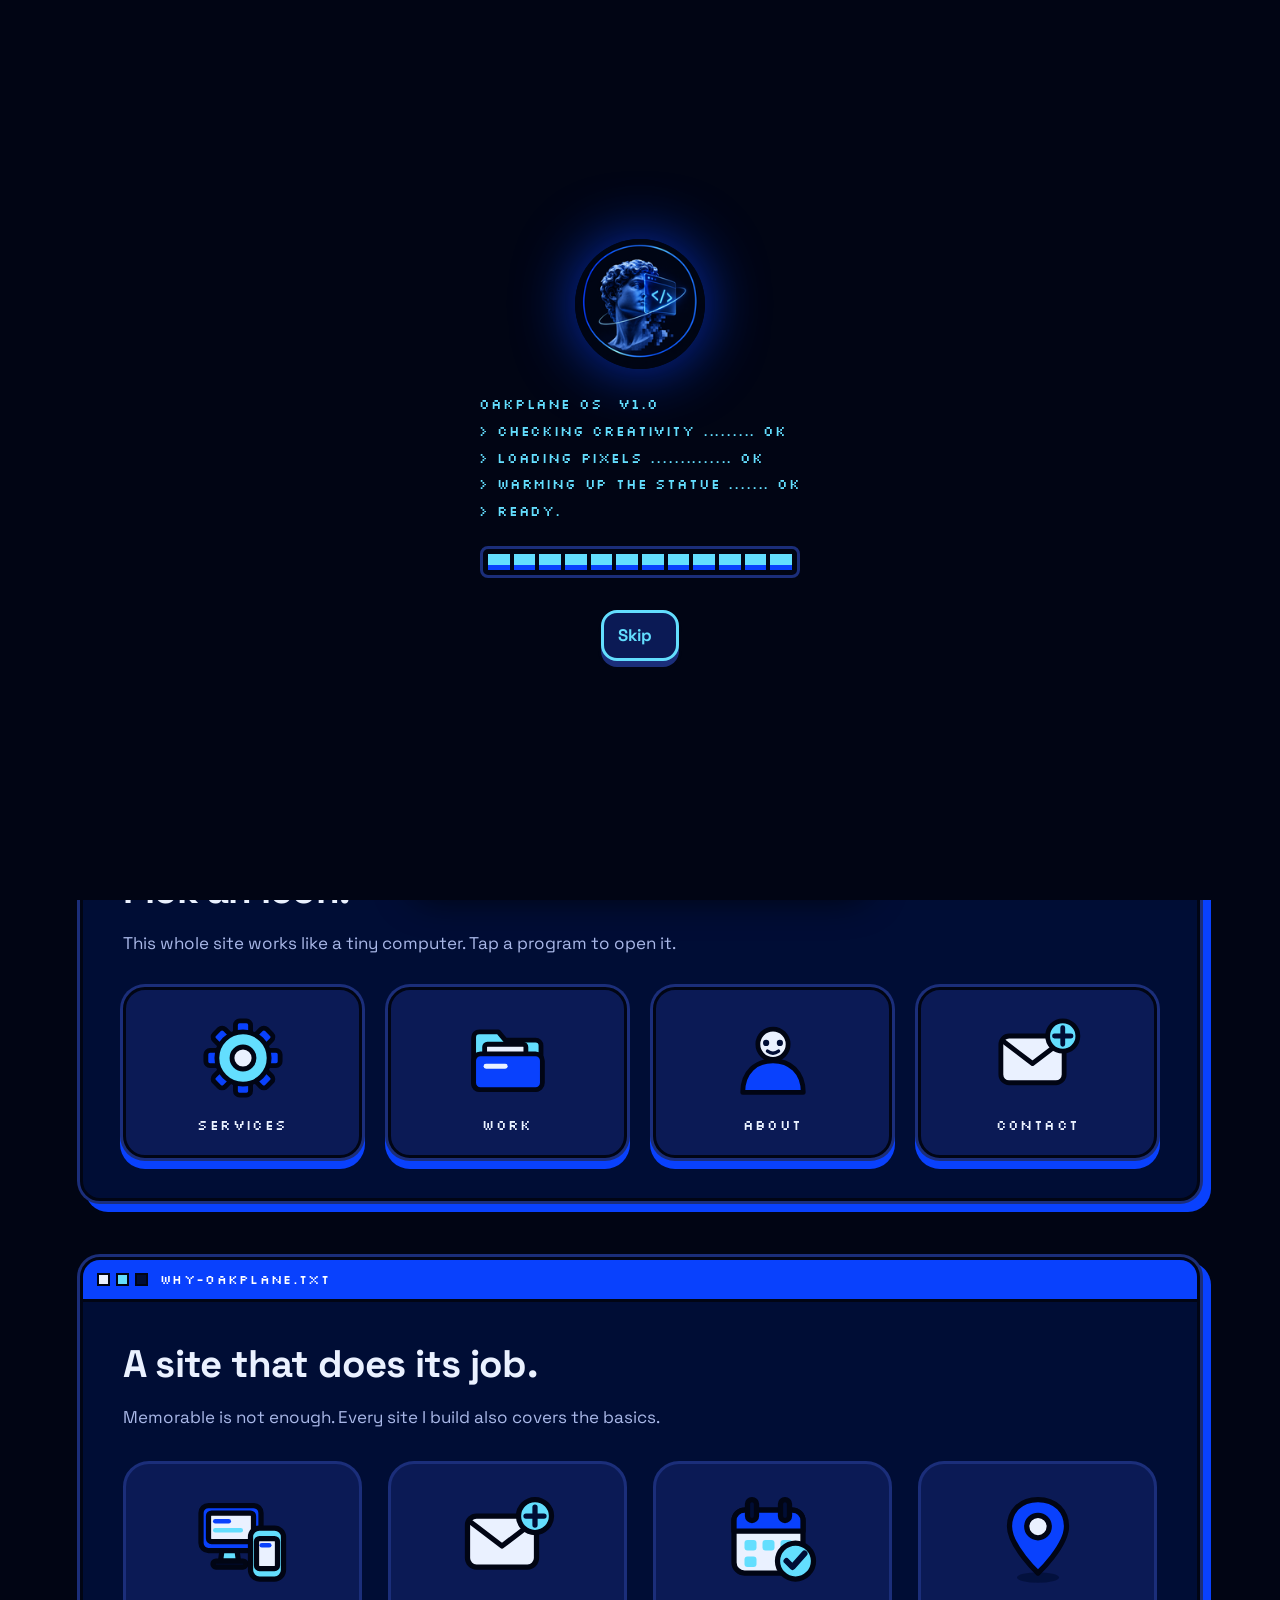
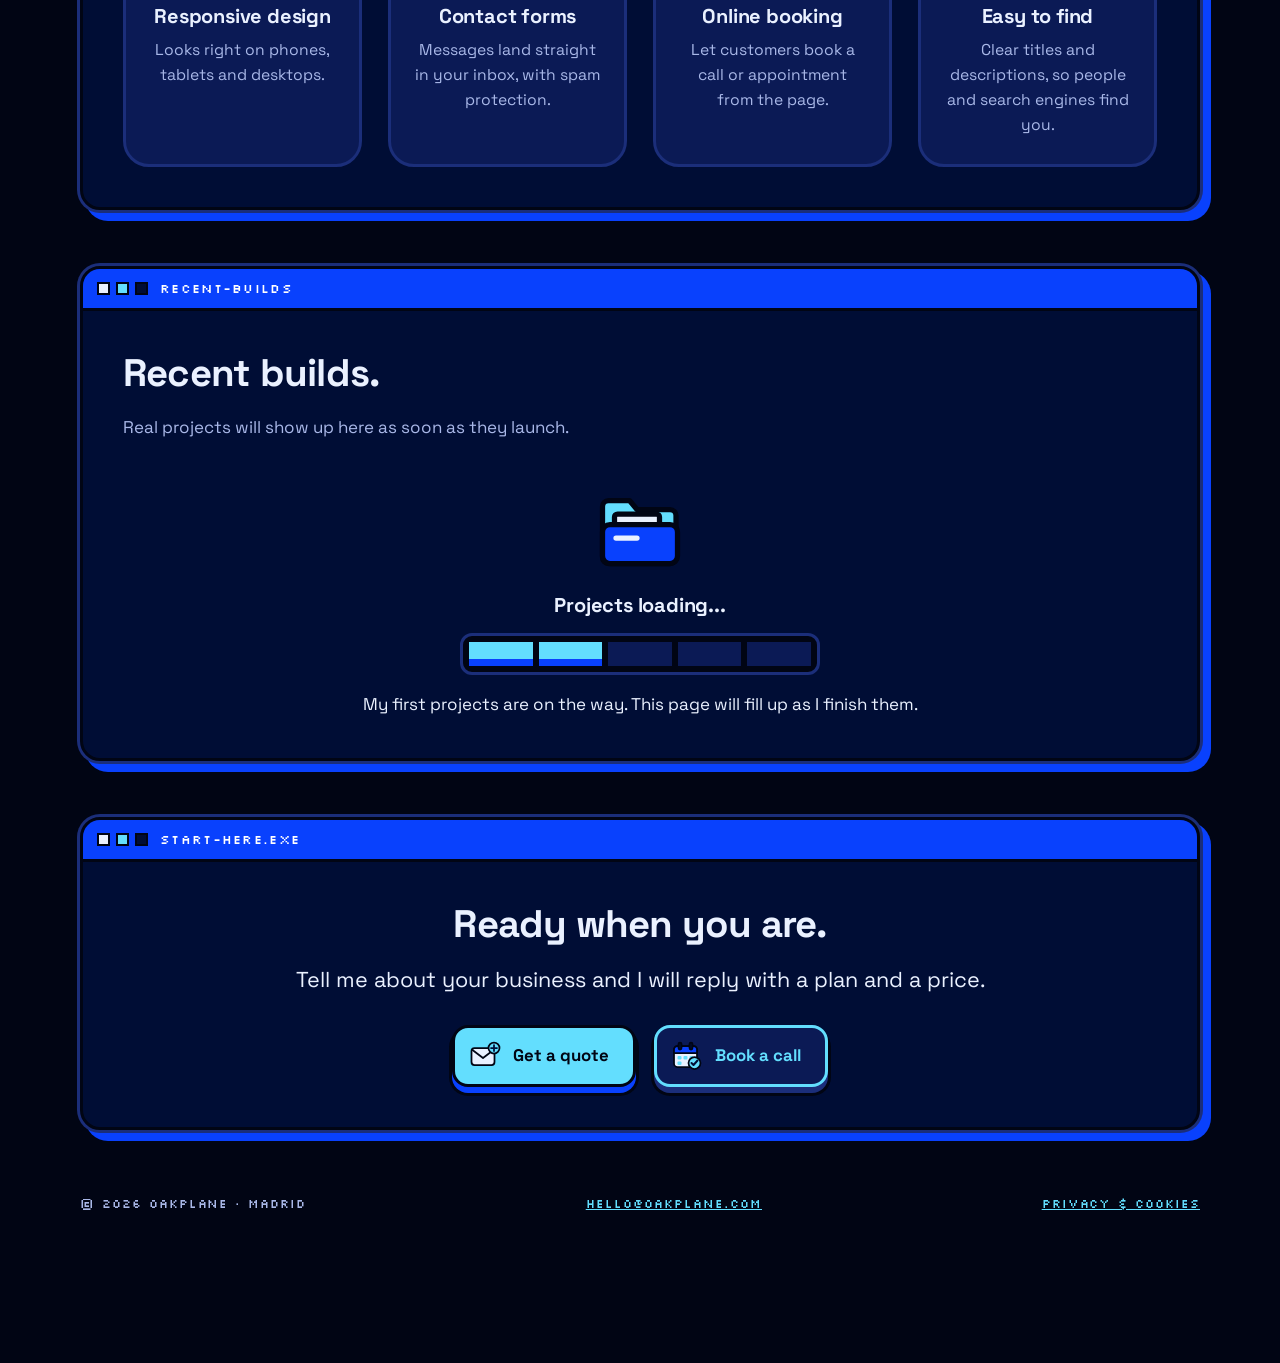
<file: oakplane-site/index.html>
<!doctype html>
<html lang="en">
<head>
<meta charset="utf-8">
<meta name="viewport" content="width=device-width, initial-scale=1">
<title>Oakplane | Niche websites for small businesses</title>
<meta name="description" content="Oakplane builds niche, memorable websites for small businesses that need a professional site fast. Live in about 2 weeks.">
<meta name="theme-color" content="#010514">
<meta property="og:title" content="Oakplane | Niche websites for small businesses">
<meta property="og:description" content="Oakplane builds niche, memorable websites for small businesses that need a professional site fast. Live in about 2 weeks.">
<meta property="og:image" content="assets/oakplane-logo.png">
<link rel="icon" href="assets/favicon.svg" type="image/svg+xml">
<link rel="preconnect" href="https://fonts.googleapis.com">
<link rel="preconnect" href="https://fonts.gstatic.com" crossorigin>
<link href="https://fonts.googleapis.com/css2?family=Silkscreen:wght@400;700&family=Space+Grotesk:wght@400;500;700&display=swap" rel="stylesheet">
<link rel="stylesheet" href="css/style.css">
<script>
/* marks the page as "JS on" and covers it until the pixel transition starts (no flash of content) */
(function (d) {
  var h = d.documentElement; h.className += ' js';
  try { if (!matchMedia('(prefers-reduced-motion: reduce)').matches) h.className += ' cover-on'; } catch (e) {}
})(document);
</script>
</head>
<body data-page="home">
<a class="skip" href="#main">Skip to content</a>
<header class="menubar">
  <a class="mb-brand" href="index.html" aria-label="Oakplane, home"><img src="assets/oakplane-logo-small.png" alt=""><span>Oakplane OS</span></a>
  <span class="mb-path" aria-hidden="true">C:\OAKPLANE\HOME</span>
  <span class="mb-status"><i class="dot" aria-hidden="true"></i>Open for projects</span>
  <button class="mb-btn" type="button" data-sound aria-pressed="false"><svg class="ico" aria-hidden="true" focusable="false"><use href="#i-mute"/></svg><span>Sound off</span></button>
  <time class="mb-clock" data-clock aria-hidden="true">--:--</time>
</header>
<main id="main" class="desk">
<div class="stack">

<section class="win reveal" aria-labelledby="h-hero">
  <div class="win-bar"><span class="win-btns" aria-hidden="true"><i></i><i></i><i></i></span><span class="win-title">welcome.exe</span></div>
  <div class="win-body hero">
    <div class="hero-copy">
      <p class="kicker">Web studio &middot; Madrid</p>
      <h1 id="h-hero">Websites that <span class="hl">don't look</span> like everyone else's.</h1>
      <p class="lead">I build niche, memorable websites for small businesses that need a professional site fast.</p>
      <div class="btn-row">
        <a class="btn" href="contact.html#message"><svg class="ico" aria-hidden="true" focusable="false"><use href="#i-mail"/></svg>Get a quote</a>
        <a class="btn btn-ghost" href="contact.html#book" data-calendly><svg class="ico" aria-hidden="true" focusable="false"><use href="#i-calendar"/></svg>Book a call</a>
      </div>
      <ul class="chips">
        <li><svg class="ico" aria-hidden="true" focusable="false"><use href="#i-bolt"/></svg>Fast</li>
        <li><svg class="ico" aria-hidden="true" focusable="false"><use href="#i-responsive"/></svg>Mobile-friendly</li>
        <li><svg class="ico" aria-hidden="true" focusable="false"><use href="#i-rocket"/></svg>Live in 2 weeks</li>
      </ul>
    </div>
    <div class="hero-art">
      <span class="pxd" aria-hidden="true"></span><span class="pxd" aria-hidden="true"></span><span class="pxd" aria-hidden="true"></span>
      <span class="pxd" aria-hidden="true"></span><span class="pxd" aria-hidden="true"></span><span class="pxd" aria-hidden="true"></span>
      <button class="logo-btn" type="button" data-replay-boot aria-label="Replay the boot screen">
        <img src="assets/oakplane-logo.png" width="340" height="340" alt="Oakplane logo: a marble statue head turning into pixels, with a code window over one eye">
      </button>
    </div>
  </div>
</section>

<section class="win reveal" aria-labelledby="h-desk">
  <div class="win-bar"><span class="win-btns" aria-hidden="true"><i></i><i></i><i></i></span><span class="win-title">desktop</span></div>
  <div class="win-body">
    <div class="sec-head"><h2 id="h-desk">Pick an icon.</h2><p>This whole site works like a tiny computer. Tap a program to open it.</p></div>
    <div class="grid">
      <a class="dicon" href="services.html"><svg class="ico" aria-hidden="true" focusable="false"><use href="#i-services"/></svg><span>Services</span></a>
      <a class="dicon" href="work.html"><svg class="ico" aria-hidden="true" focusable="false"><use href="#i-work"/></svg><span>Work</span></a>
      <a class="dicon" href="about.html"><svg class="ico" aria-hidden="true" focusable="false"><use href="#i-about"/></svg><span>About</span></a>
      <a class="dicon" href="contact.html"><svg class="ico" aria-hidden="true" focusable="false"><use href="#i-mail"/></svg><span>Contact</span></a>
    </div>
  </div>
</section>

<section class="win reveal" aria-labelledby="h-why">
  <div class="win-bar"><span class="win-btns" aria-hidden="true"><i></i><i></i><i></i></span><span class="win-title">why-oakplane.txt</span></div>
  <div class="win-body">
    <div class="sec-head"><h2 id="h-why">A site that does its job.</h2><p>Memorable is not enough. Every site I build also covers the basics.</p></div>
    <div class="grid">
      <div class="card"><svg class="ico" aria-hidden="true" focusable="false"><use href="#i-responsive"/></svg><h3>Responsive design</h3><p>Looks right on phones, tablets and desktops.</p></div>
      <div class="card"><svg class="ico" aria-hidden="true" focusable="false"><use href="#i-mail"/></svg><h3>Contact forms</h3><p>Messages land straight in your inbox, with spam protection.</p></div>
      <div class="card"><svg class="ico" aria-hidden="true" focusable="false"><use href="#i-calendar"/></svg><h3>Online booking</h3><p>Let customers book a call or appointment from the page.</p></div>
      <div class="card"><svg class="ico" aria-hidden="true" focusable="false"><use href="#i-pin"/></svg><h3>Easy to find</h3><p>Clear titles and descriptions, so people and search engines find you.</p></div>
    </div>
  </div>
</section>

<section class="win reveal" aria-labelledby="h-recent">
  <div class="win-bar"><span class="win-btns" aria-hidden="true"><i></i><i></i><i></i></span><span class="win-title">recent-builds</span></div>
  <div class="win-body">
    <div class="sec-head"><h2 id="h-recent">Recent builds.</h2><p>Real projects will show up here as soon as they launch.</p></div>
    <div style="margin-top:40px;display:grid;justify-items:center;gap:16px;text-align:center">
      <svg class="ico" style="width:96px;height:96px" aria-hidden="true" focusable="false"><use href="#i-work"/></svg>
      <h3 style="margin:0">Projects loading...</h3>
      <div class="pbar" aria-hidden="true" style="width:min(360px,100%);margin:0"><i class="on"></i><i class="on"></i><i></i><i></i><i></i></div>
      <p style="margin:0">My first projects are on the way. This page will fill up as I finish them.</p>
    </div>
  </div>
</section>

<section class="win reveal" aria-labelledby="h-cta">
  <div class="win-bar"><span class="win-btns" aria-hidden="true"><i></i><i></i><i></i></span><span class="win-title">start-here.exe</span></div>
  <div class="win-body center">
    <h2 id="h-cta">Ready when you are.</h2>
    <p class="lead">Tell me about your business and I will reply with a plan and a price.</p>
    <div class="btn-row">
      <a class="btn" href="contact.html#message"><svg class="ico" aria-hidden="true" focusable="false"><use href="#i-mail"/></svg>Get a quote</a>
      <a class="btn btn-ghost" href="contact.html#book" data-calendly><svg class="ico" aria-hidden="true" focusable="false"><use href="#i-calendar"/></svg>Book a call</a>
    </div>
  </div>
</section>

</div>
<footer class="foot">
  <span>&copy; <span data-year>2026</span> Oakplane &middot; Madrid</span>
  <a href="mailto:hello@oakplane.com">hello@oakplane.com</a>
  <button class="linkbtn" type="button" data-privacy>Privacy &amp; cookies</button>
</footer>
</main>
<nav class="dock" aria-label="Main navigation">
  <a class="dock-item" href="index.html" aria-current="page"><svg class="ico" aria-hidden="true" focusable="false"><use href="#i-home"/></svg><span class="dock-label">Home</span></a>
  <a class="dock-item" href="services.html"><svg class="ico" aria-hidden="true" focusable="false"><use href="#i-services"/></svg><span class="dock-label">Services</span></a>
  <a class="dock-item" href="work.html"><svg class="ico" aria-hidden="true" focusable="false"><use href="#i-work"/></svg><span class="dock-label">Work</span></a>
  <a class="dock-item" href="about.html"><svg class="ico" aria-hidden="true" focusable="false"><use href="#i-about"/></svg><span class="dock-label">About</span></a>
  <a class="dock-item" href="contact.html"><svg class="ico" aria-hidden="true" focusable="false"><use href="#i-mail"/></svg><span class="dock-label">Contact</span></a>
</nav>
<script src="js/icons.js"></script>
<script src="js/main.js"></script>
</body>
</html>
</file>
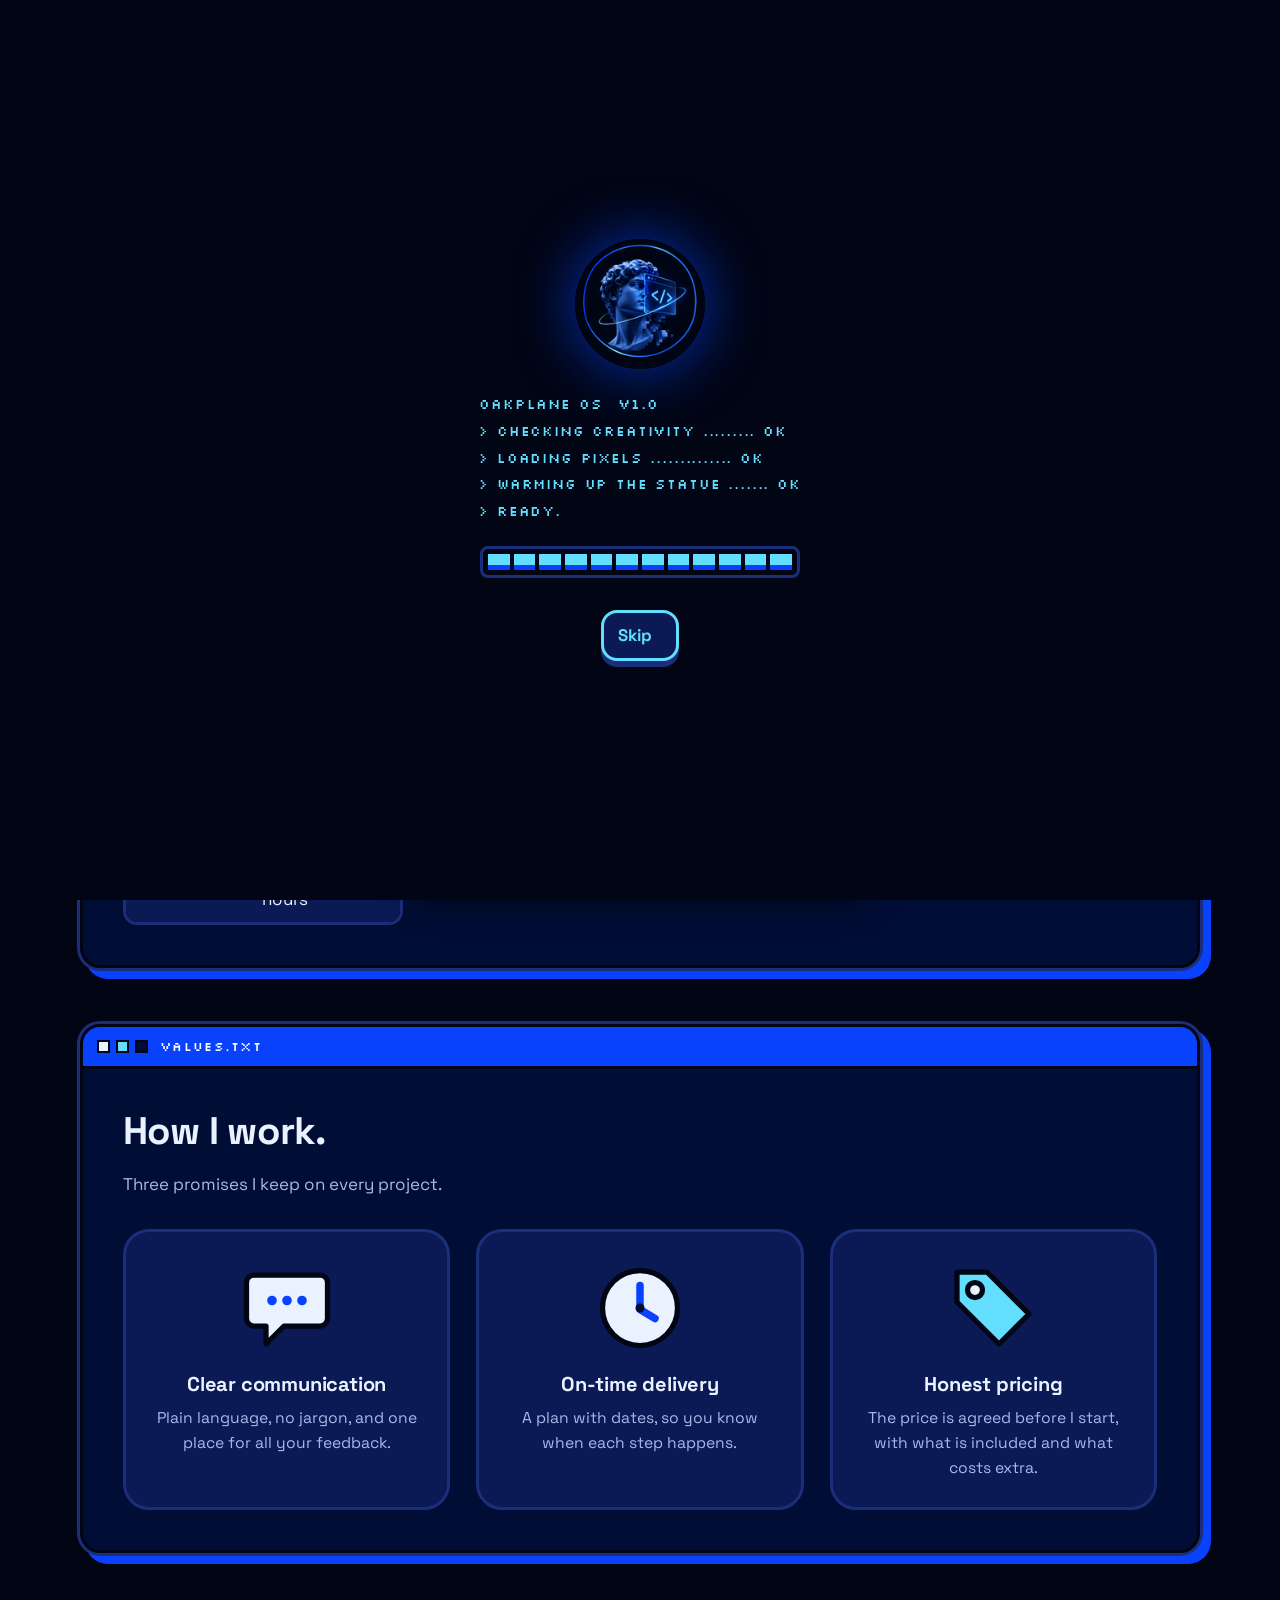
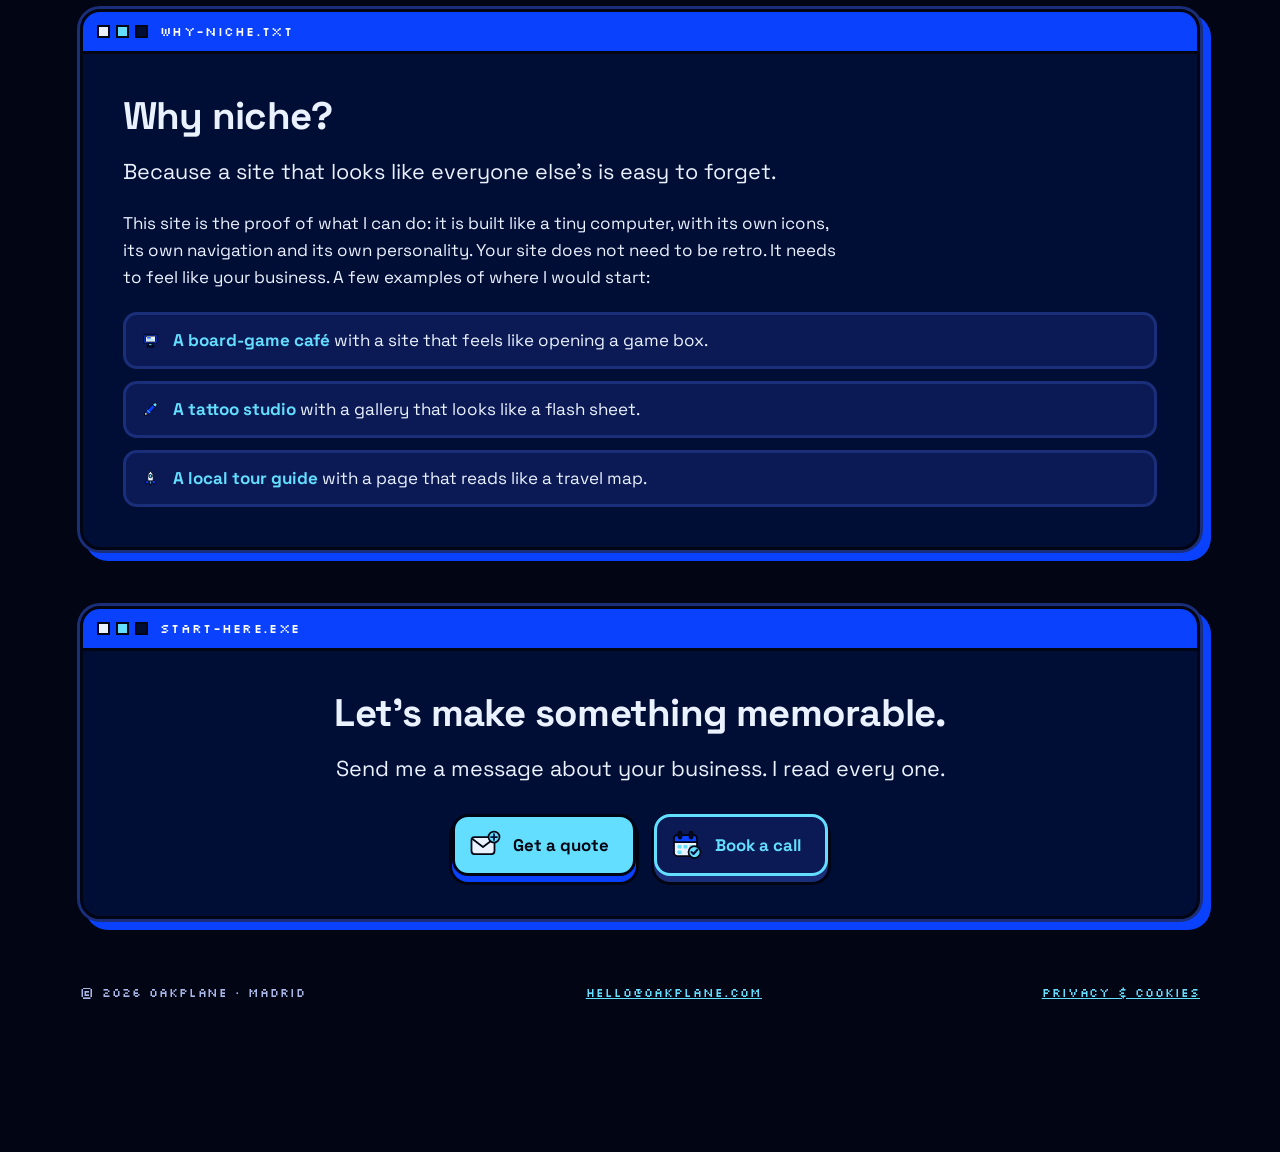
<file: oakplane-site/about.html>
<!doctype html>
<html lang="en">
<head>
<meta charset="utf-8">
<meta name="viewport" content="width=device-width, initial-scale=1">
<title>About | Oakplane</title>
<meta name="description" content="Meet Pedro Vasconcelos, the student founder of Oakplane in Madrid, who builds niche websites for small businesses.">
<meta name="theme-color" content="#010514">
<meta property="og:title" content="About | Oakplane">
<meta property="og:description" content="Meet Pedro Vasconcelos, the student founder of Oakplane in Madrid, who builds niche websites for small businesses.">
<meta property="og:image" content="assets/oakplane-logo.png">
<link rel="icon" href="assets/favicon.svg" type="image/svg+xml">
<link rel="preconnect" href="https://fonts.googleapis.com">
<link rel="preconnect" href="https://fonts.gstatic.com" crossorigin>
<link href="https://fonts.googleapis.com/css2?family=Silkscreen:wght@400;700&family=Space+Grotesk:wght@400;500;700&display=swap" rel="stylesheet">
<link rel="stylesheet" href="css/style.css">
<script>
/* marks the page as "JS on" and covers it until the pixel transition starts (no flash of content) */
(function (d) {
  var h = d.documentElement; h.className += ' js';
  try { if (!matchMedia('(prefers-reduced-motion: reduce)').matches) h.className += ' cover-on'; } catch (e) {}
})(document);
</script>
</head>
<body data-page="about">
<a class="skip" href="#main">Skip to content</a>
<header class="menubar">
  <a class="mb-brand" href="index.html" aria-label="Oakplane, home"><img src="assets/oakplane-logo-small.png" alt=""><span>Oakplane OS</span></a>
  <span class="mb-path" aria-hidden="true">C:\OAKPLANE\ABOUT</span>
  <span class="mb-status"><i class="dot" aria-hidden="true"></i>Open for projects</span>
  <button class="mb-btn" type="button" data-sound aria-pressed="false"><svg class="ico" aria-hidden="true" focusable="false"><use href="#i-mute"/></svg><span>Sound off</span></button>
  <time class="mb-clock" data-clock aria-hidden="true">--:--</time>
</header>
<main id="main" class="desk">
<div class="stack">

<section class="win reveal" aria-labelledby="h-about">
  <div class="win-bar"><span class="win-btns" aria-hidden="true"><i></i><i></i><i></i></span><span class="win-title">pedro.exe</span></div>
  <div class="win-body profile">
    <div>
      <div class="photo">
        <!-- EDIT: put your photo at assets/pedro.jpg (square works best). Until then an icon shows. -->
        <img src="assets/pedro.jpg" alt="Portrait of Pedro Vasconcelos" data-fallback="about" width="280" height="280">
      </div>
      <dl class="stats">
        <div><dt>Name</dt><dd>Pedro Vasconcelos</dd></div>
        <div><dt>Role</dt><dd>Founder &amp; web developer</dd></div>
        <div><dt>Based</dt><dd>Madrid, Spain</dd></div>
        <div><dt>Status</dt><dd>University student</dd></div>
        <div><dt>Languages</dt><dd>English, Portugu&ecirc;s, Espa&ntilde;ol</dd></div>
        <div><dt>Replies</dt><dd>Within 24 hours</dd></div>
      </dl>
    </div>
    <div>
      <p class="kicker">About</p>
      <h1 id="h-about">Hi, I'm Pedro.</h1>
      <!-- EDIT: replace this story with your own words. Keep it short, first person, and honest. -->
      <p class="lead">I'm a university student from Portugal, currently based in Madrid, and I build websites for small businesses.</p>
      <p>I started Oakplane because I think most small business websites all look the same, and a business worth remembering should have a site that feels like it. I like building things that are a little different, and I like making them work properly too.</p>
      <p>When you work with me, you talk to me directly. I explain things in plain language, I tell you the price before we start, and I test every site myself before you see it.</p>
      <div class="btn-row">
        <a class="btn" href="contact.html#message"><svg class="ico" aria-hidden="true" focusable="false"><use href="#i-mail"/></svg>Say hello</a>
        <a class="btn btn-ghost" href="work.html"><svg class="ico" aria-hidden="true" focusable="false"><use href="#i-work"/></svg>See my work</a>
      </div>
    </div>
  </div>
</section>

<section class="win reveal" aria-labelledby="h-val">
  <div class="win-bar"><span class="win-btns" aria-hidden="true"><i></i><i></i><i></i></span><span class="win-title">values.txt</span></div>
  <div class="win-body">
    <div class="sec-head"><h2 id="h-val">How I work.</h2><p>Three promises I keep on every project.</p></div>
    <div class="grid">
      <div class="card"><svg class="ico" aria-hidden="true" focusable="false"><use href="#i-chat"/></svg><h3>Clear communication</h3><p>Plain language, no jargon, and one place for all your feedback.</p></div>
      <div class="card"><svg class="ico" aria-hidden="true" focusable="false"><use href="#i-clock"/></svg><h3>On-time delivery</h3><p>A plan with dates, so you know when each step happens.</p></div>
      <div class="card"><svg class="ico" aria-hidden="true" focusable="false"><use href="#i-tag"/></svg><h3>Honest pricing</h3><p>The price is agreed before I start, with what is included and what costs extra.</p></div>
    </div>
  </div>
</section>

<section class="win reveal" aria-labelledby="h-niche">
  <div class="win-bar"><span class="win-btns" aria-hidden="true"><i></i><i></i><i></i></span><span class="win-title">why-niche.txt</span></div>
  <div class="win-body">
    <h2 id="h-niche">Why niche?</h2>
    <p class="lead">Because a site that looks like everyone else's is easy to forget.</p>
    <p>This site is the proof of what I can do: it is built like a tiny computer, with its own icons, its own navigation and its own personality. Your site does not need to be retro. It needs to feel like your business. A few examples of where I would start:</p>
    <ul class="ideas">
      <li><svg class="ico" aria-hidden="true" focusable="false"><use href="#i-home"/></svg><span><b>A board-game caf&eacute;</b> with a site that feels like opening a game box.</span></li>
      <li><svg class="ico" aria-hidden="true" focusable="false"><use href="#i-pencil"/></svg><span><b>A tattoo studio</b> with a gallery that looks like a flash sheet.</span></li>
      <li><svg class="ico" aria-hidden="true" focusable="false"><use href="#i-rocket"/></svg><span><b>A local tour guide</b> with a page that reads like a travel map.</span></li>
    </ul>
  </div>
</section>

<section class="win reveal" aria-labelledby="h-cta">
  <div class="win-bar"><span class="win-btns" aria-hidden="true"><i></i><i></i><i></i></span><span class="win-title">start-here.exe</span></div>
  <div class="win-body center">
    <h2 id="h-cta">Let's make something memorable.</h2>
    <p class="lead">Send me a message about your business. I read every one.</p>
    <div class="btn-row">
      <a class="btn" href="contact.html#message"><svg class="ico" aria-hidden="true" focusable="false"><use href="#i-mail"/></svg>Get a quote</a>
      <a class="btn btn-ghost" href="contact.html#book" data-calendly><svg class="ico" aria-hidden="true" focusable="false"><use href="#i-calendar"/></svg>Book a call</a>
    </div>
  </div>
</section>

</div>
<footer class="foot">
  <span>&copy; <span data-year>2026</span> Oakplane &middot; Madrid</span>
  <a href="mailto:hello@oakplane.com">hello@oakplane.com</a>
  <button class="linkbtn" type="button" data-privacy>Privacy &amp; cookies</button>
</footer>
</main>
<nav class="dock" aria-label="Main navigation">
  <a class="dock-item" href="index.html"><svg class="ico" aria-hidden="true" focusable="false"><use href="#i-home"/></svg><span class="dock-label">Home</span></a>
  <a class="dock-item" href="services.html"><svg class="ico" aria-hidden="true" focusable="false"><use href="#i-services"/></svg><span class="dock-label">Services</span></a>
  <a class="dock-item" href="work.html"><svg class="ico" aria-hidden="true" focusable="false"><use href="#i-work"/></svg><span class="dock-label">Work</span></a>
  <a class="dock-item" href="about.html" aria-current="page"><svg class="ico" aria-hidden="true" focusable="false"><use href="#i-about"/></svg><span class="dock-label">About</span></a>
  <a class="dock-item" href="contact.html"><svg class="ico" aria-hidden="true" focusable="false"><use href="#i-mail"/></svg><span class="dock-label">Contact</span></a>
</nav>
<script src="js/icons.js"></script>
<script src="js/main.js"></script>
</body>
</html>
</file>
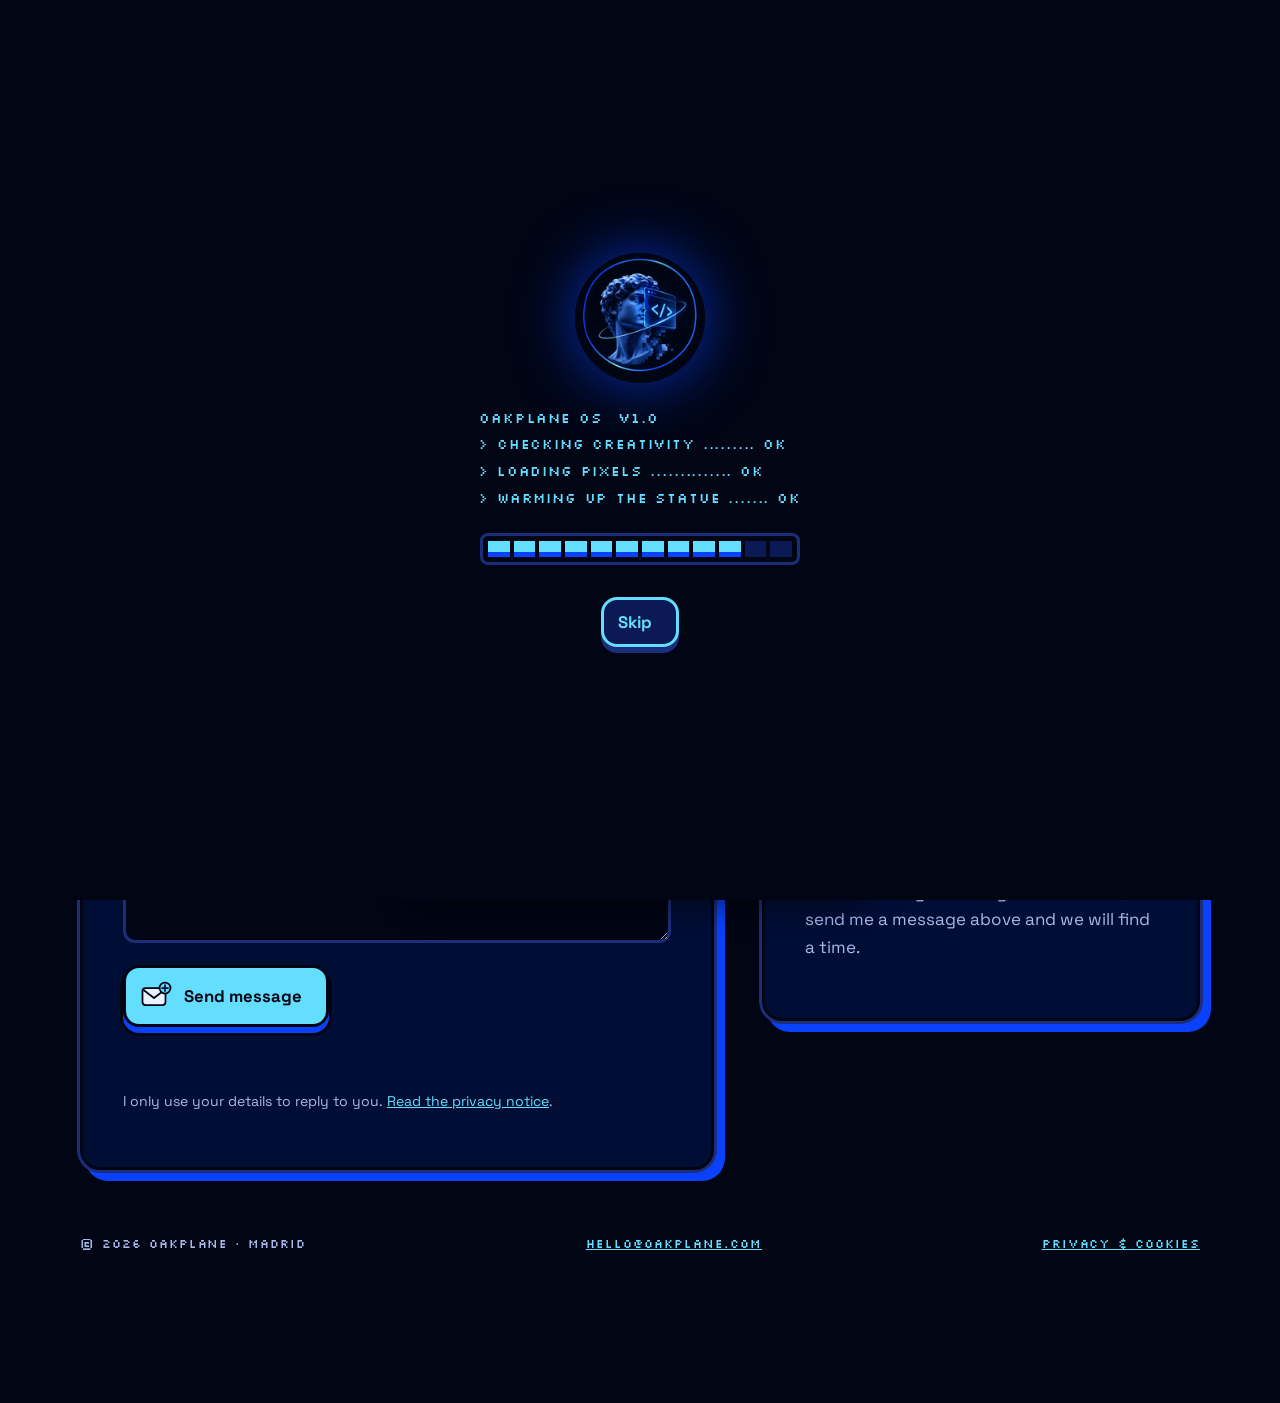
<file: oakplane-site/contact.html>
<!doctype html>
<html lang="en">
<head>
<meta charset="utf-8">
<meta name="viewport" content="width=device-width, initial-scale=1">
<title>Contact | Oakplane</title>
<meta name="description" content="Get a quote or book a call. Send Oakplane a message and it goes straight to the founder's inbox.">
<meta name="theme-color" content="#010514">
<meta property="og:title" content="Contact | Oakplane">
<meta property="og:description" content="Get a quote or book a call. Send Oakplane a message and it goes straight to the founder's inbox.">
<meta property="og:image" content="assets/oakplane-logo.png">
<link rel="icon" href="assets/favicon.svg" type="image/svg+xml">
<link rel="preconnect" href="https://fonts.googleapis.com">
<link rel="preconnect" href="https://fonts.gstatic.com" crossorigin>
<link href="https://fonts.googleapis.com/css2?family=Silkscreen:wght@400;700&family=Space+Grotesk:wght@400;500;700&display=swap" rel="stylesheet">
<link rel="stylesheet" href="css/style.css">
<script>
/* marks the page as "JS on" and covers it until the pixel transition starts (no flash of content) */
(function (d) {
  var h = d.documentElement; h.className += ' js';
  try { if (!matchMedia('(prefers-reduced-motion: reduce)').matches) h.className += ' cover-on'; } catch (e) {}
})(document);
</script>
</head>
<body data-page="contact">
<a class="skip" href="#main">Skip to content</a>
<header class="menubar">
  <a class="mb-brand" href="index.html" aria-label="Oakplane, home"><img src="assets/oakplane-logo-small.png" alt=""><span>Oakplane OS</span></a>
  <span class="mb-path" aria-hidden="true">C:\OAKPLANE\CONTACT</span>
  <span class="mb-status"><i class="dot" aria-hidden="true"></i>Open for projects</span>
  <button class="mb-btn" type="button" data-sound aria-pressed="false"><svg class="ico" aria-hidden="true" focusable="false"><use href="#i-mute"/></svg><span>Sound off</span></button>
  <time class="mb-clock" data-clock aria-hidden="true">--:--</time>
</header>
<main id="main" class="desk">
<div class="contact-grid">

<section class="win reveal" id="message" aria-labelledby="h-msg">
  <div class="win-bar"><span class="win-btns" aria-hidden="true"><i></i><i></i><i></i></span><span class="win-title">new-message</span></div>
  <div class="win-body">
    <div data-form-body>
      <p class="kicker">Contact</p>
      <h1 id="h-msg" style="font-size:clamp(2rem,5vw,3rem)">New message.</h1>
      <p class="lead" style="margin-bottom:28px">Tell me about your business. Your message goes straight to my inbox.</p>
      <form id="contact-form" novalidate>
        <!-- Web3Forms settings -->
        <input type="hidden" name="subject" value="New enquiry from the Oakplane website">
        <input type="hidden" name="from_name" value="Oakplane website">
        <!-- spam trap: real people never see or tick this -->
        <input type="checkbox" name="botcheck" class="hp" tabindex="-1" autocomplete="off" aria-hidden="true">
        <div class="field"><label for="f-name">Your name</label><input id="f-name" name="name" type="text" autocomplete="name" required placeholder="Ada Lovelace"></div>
        <div class="field"><label for="f-email">Your email</label><input id="f-email" name="email" type="email" autocomplete="email" required placeholder="you@yourbusiness.com"></div>
        <fieldset class="field"><legend>What do you need?</legend><div class="picks">
<label class="pick"><input type="radio" name="project_type" value="New website" checked><span class="pick-tile"><svg class="ico" aria-hidden="true" focusable="false"><use href="#i-home"/></svg><span>New website</span></span></label>
<label class="pick"><input type="radio" name="project_type" value="Redesign"><span class="pick-tile"><svg class="ico" aria-hidden="true" focusable="false"><use href="#i-pencil"/></svg><span>Redesign</span></span></label>
<label class="pick"><input type="radio" name="project_type" value="Booking setup"><span class="pick-tile"><svg class="ico" aria-hidden="true" focusable="false"><use href="#i-calendar"/></svg><span>Booking setup</span></span></label>
<label class="pick"><input type="radio" name="project_type" value="Care plan"><span class="pick-tile"><svg class="ico" aria-hidden="true" focusable="false"><use href="#i-heart"/></svg><span>Care plan</span></span></label>
<label class="pick"><input type="radio" name="project_type" value="Not sure yet"><span class="pick-tile"><svg class="ico" aria-hidden="true" focusable="false"><use href="#i-search"/></svg><span>Not sure yet</span></span></label>
        </div></fieldset>
        <div class="field"><label for="f-msg">Your message</label><textarea id="f-msg" name="message" required placeholder="What does your business do, and what would you like on your website?"></textarea></div>
        <button class="btn" type="submit"><svg class="ico" aria-hidden="true" focusable="false"><use href="#i-mail"/></svg>Send message</button>
        <p class="form-status" role="status" aria-live="polite"></p>
        <p class="fine">I only use your details to reply to you. <button class="linkbtn" type="button" data-privacy>Read the privacy notice</button>.</p>
      </form>
    </div>
    <div class="sent" data-sent hidden>
      <svg class="ico" aria-hidden="true" focusable="false"><use href="#i-check"/></svg>
      <h2>Message sent!</h2>
      <p class="lead">Thank you. I will reply to your email soon.</p>
      <div class="btn-row"><a class="btn btn-ghost" href="work.html"><svg class="ico" aria-hidden="true" focusable="false"><use href="#i-work"/></svg>Browse my work</a></div>
    </div>
  </div>
</section>

<div class="contact-side">
  <section class="win reveal" aria-labelledby="h-det">
    <div class="win-bar"><span class="win-btns" aria-hidden="true"><i></i><i></i><i></i></span><span class="win-title">details.txt</span></div>
    <div class="win-body">
      <h2 id="h-det" style="font-size:1.6rem">Find me.</h2>
      <ul class="details">
        <li><svg class="ico" aria-hidden="true" focusable="false"><use href="#i-mail"/></svg><span><small>Email</small><a href="mailto:hello@oakplane.com">hello@oakplane.com</a></span></li>
        <li><svg class="ico" aria-hidden="true" focusable="false"><use href="#i-phone"/></svg><span><small>Phone</small><a href="tel:+351918071026">+351 918 071 026</a></span></li>
        <li><svg class="ico" aria-hidden="true" focusable="false"><use href="#i-clock"/></svg><span><small>Hours</small>Mon&ndash;Fri, 10:00&ndash;18:00 (Madrid time)</span></li>
        <li><svg class="ico" aria-hidden="true" focusable="false"><use href="#i-globe"/></svg><span><small>Languages</small>English, Portugu&ecirc;s, Espa&ntilde;ol</span></li>
        <li><svg class="ico" aria-hidden="true" focusable="false"><use href="#i-chat"/></svg><span><small>Reply time</small>Within 24 hours</span></li>
        <li><svg class="ico" aria-hidden="true" focusable="false"><use href="#i-pin"/></svg><span><small>Location</small>Madrid, Spain</span></li>
        <!-- EDIT: to show your full street address, add it to the Location line above. It is left out on purpose until you confirm it is a business address. -->
      </ul>
    </div>
  </section>

  <section class="win reveal" id="book" aria-labelledby="h-book">
    <div class="win-bar"><span class="win-btns" aria-hidden="true"><i></i><i></i><i></i></span><span class="win-title">book-a-call.exe</span></div>
    <div class="win-body">
      <h2 id="h-book" style="font-size:1.6rem">Prefer to talk?</h2>
      <p>Book a free 30-minute call to go over your goals, your customers and the pages you need.</p>
      <div data-has-calendly hidden><a class="btn" href="#" data-calendly><svg class="ico" aria-hidden="true" focusable="false"><use href="#i-calendar"/></svg>Pick a time</a></div>
      <p data-no-calendly class="muted">Online booking is coming soon. For now, send me a message above and we will find a time.</p>
    </div>
  </section>
</div>

</div>
<footer class="foot">
  <span>&copy; <span data-year>2026</span> Oakplane &middot; Madrid</span>
  <a href="mailto:hello@oakplane.com">hello@oakplane.com</a>
  <button class="linkbtn" type="button" data-privacy>Privacy &amp; cookies</button>
</footer>
</main>
<nav class="dock" aria-label="Main navigation">
  <a class="dock-item" href="index.html"><svg class="ico" aria-hidden="true" focusable="false"><use href="#i-home"/></svg><span class="dock-label">Home</span></a>
  <a class="dock-item" href="services.html"><svg class="ico" aria-hidden="true" focusable="false"><use href="#i-services"/></svg><span class="dock-label">Services</span></a>
  <a class="dock-item" href="work.html"><svg class="ico" aria-hidden="true" focusable="false"><use href="#i-work"/></svg><span class="dock-label">Work</span></a>
  <a class="dock-item" href="about.html"><svg class="ico" aria-hidden="true" focusable="false"><use href="#i-about"/></svg><span class="dock-label">About</span></a>
  <a class="dock-item" href="contact.html" aria-current="page"><svg class="ico" aria-hidden="true" focusable="false"><use href="#i-mail"/></svg><span class="dock-label">Contact</span></a>
</nav>
<script src="js/icons.js"></script>
<script src="js/main.js"></script>
</body>
</html>
</file>
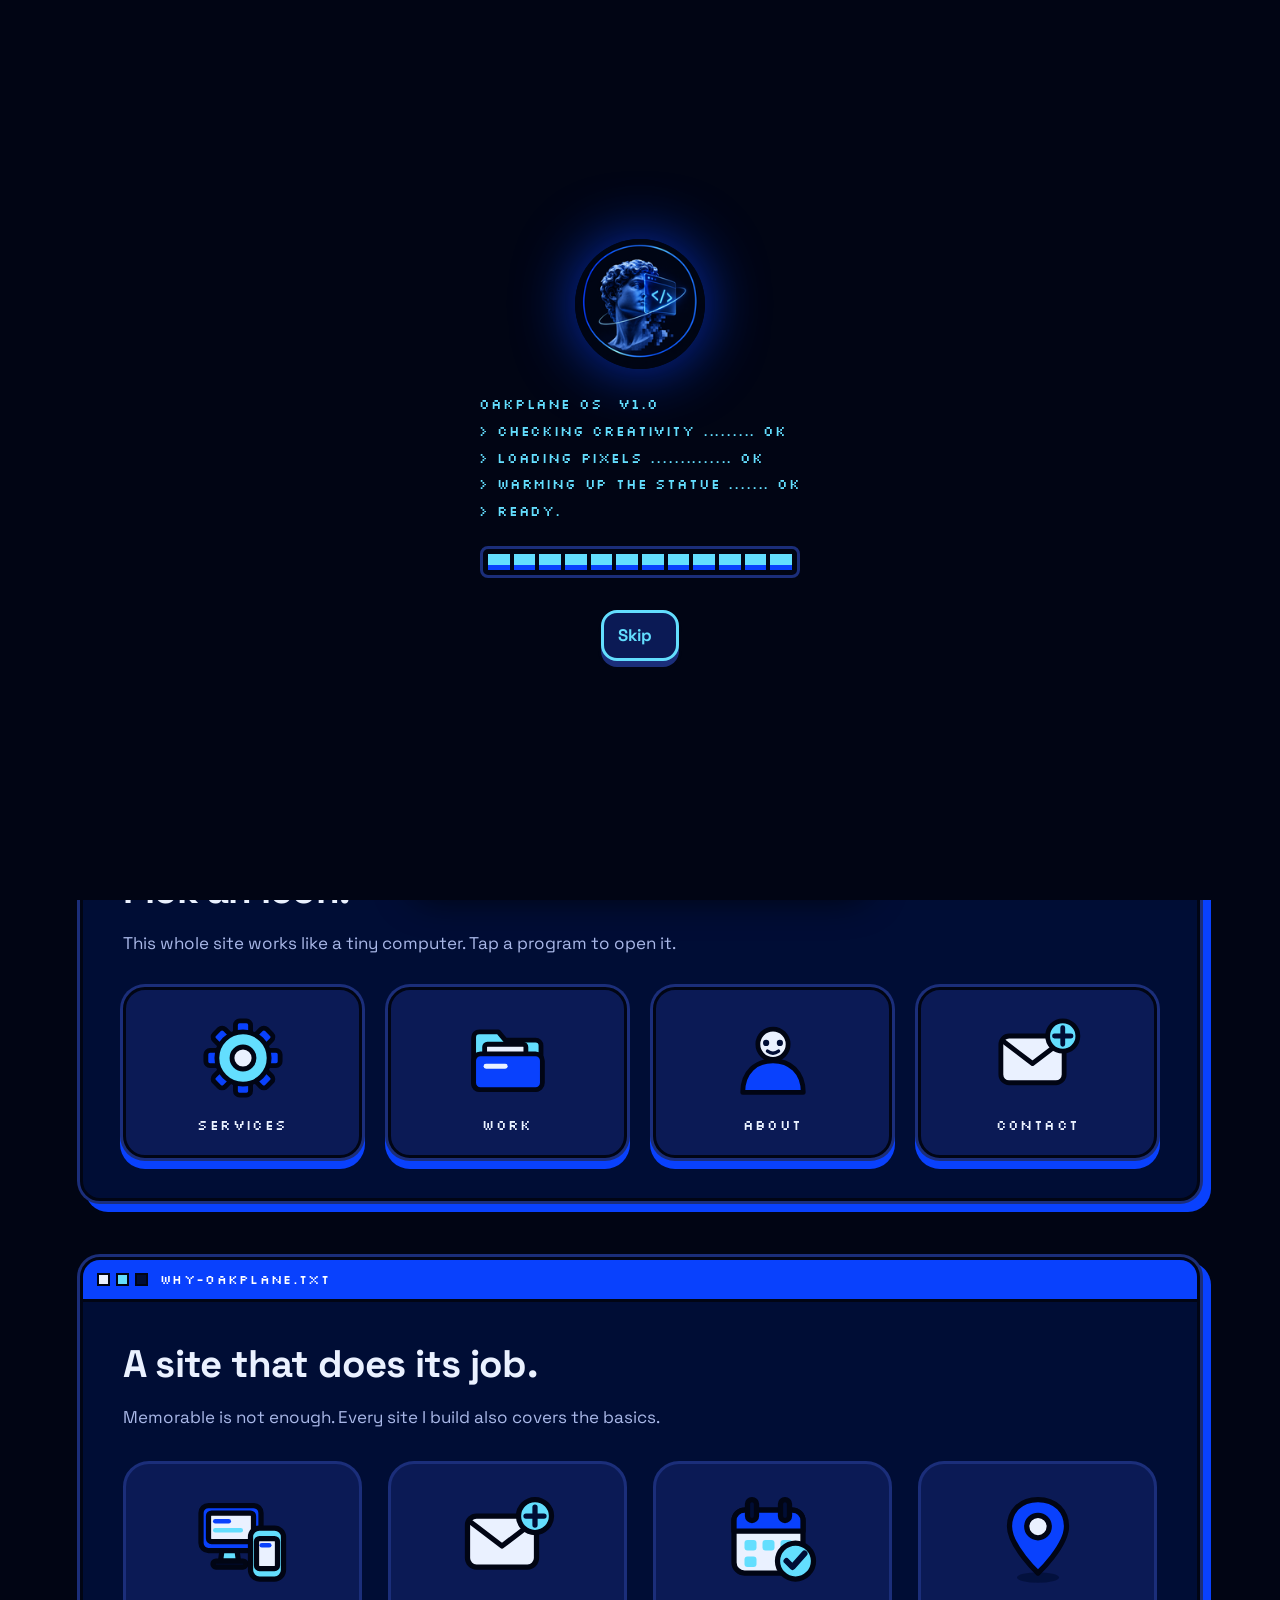
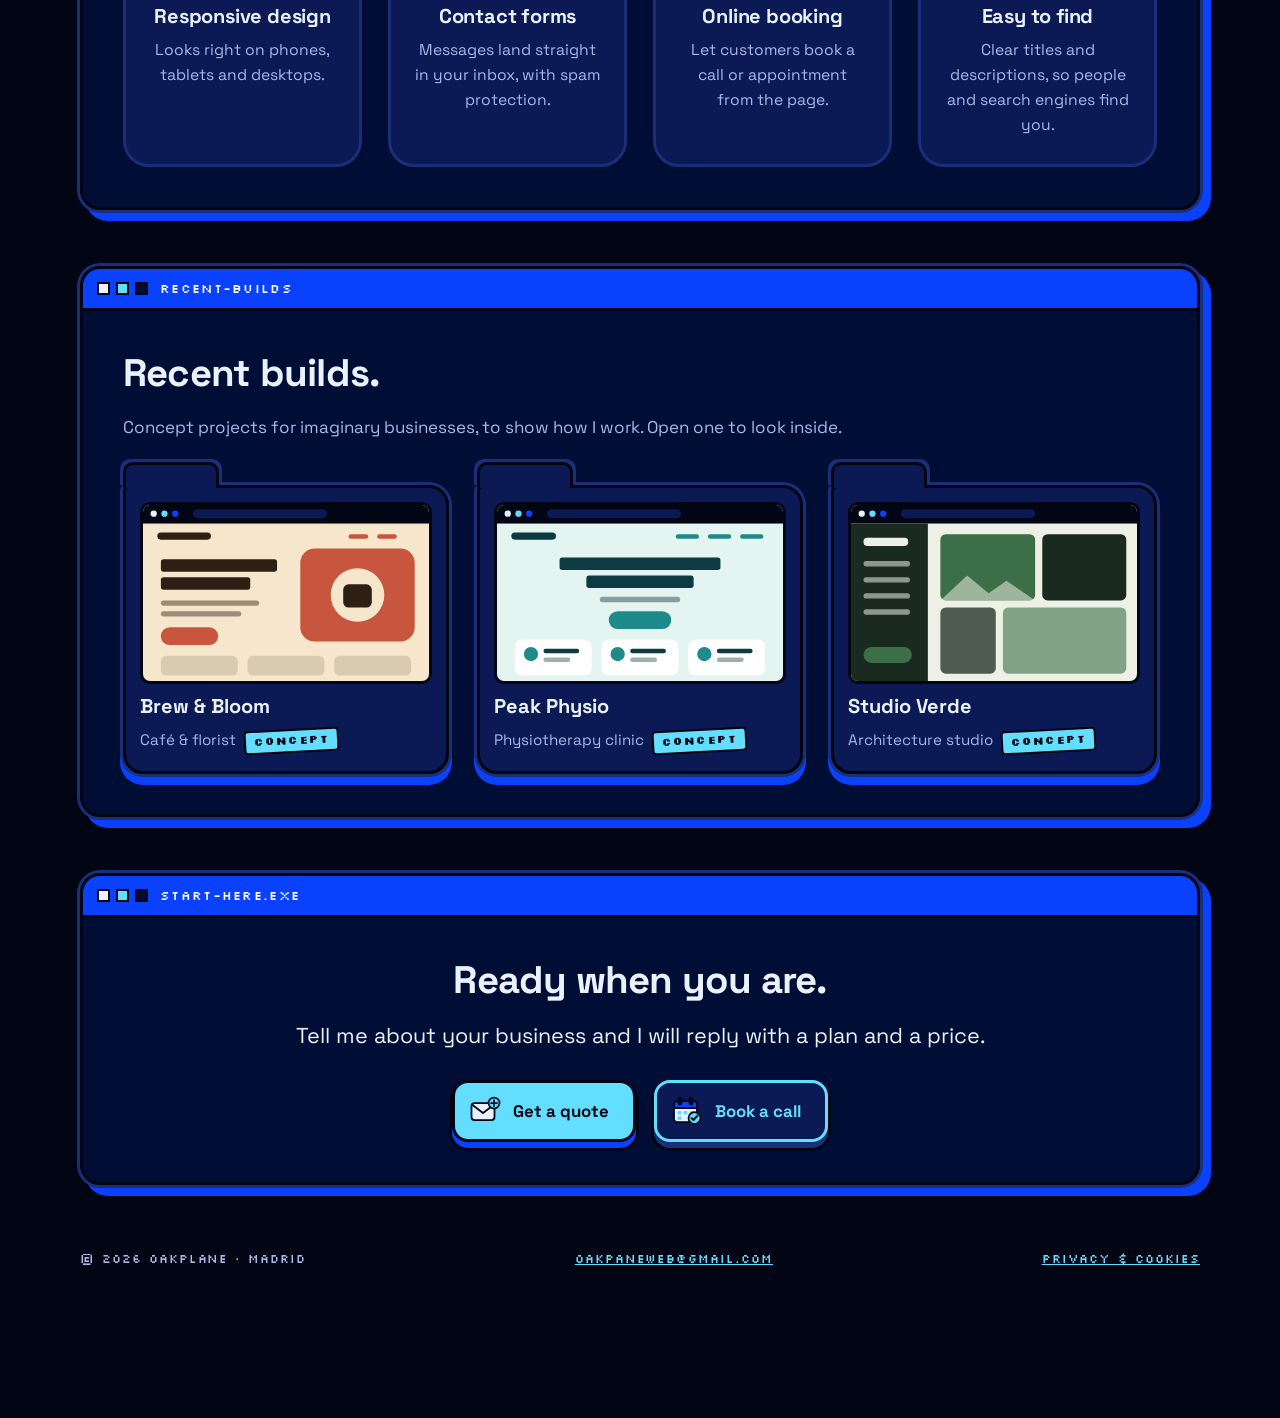
<file: oakplane-site/index-old.html>
<!doctype html>
<html lang="en">
<head>
<meta charset="utf-8">
<meta name="viewport" content="width=device-width, initial-scale=1">
<title>Oakplane | Niche websites for small businesses</title>
<meta name="description" content="Oakplane builds niche, memorable websites for small businesses that need a professional site fast. Live in about 2 weeks.">
<meta name="theme-color" content="#010514">
<meta property="og:title" content="Oakplane | Niche websites for small businesses">
<meta property="og:description" content="Oakplane builds niche, memorable websites for small businesses that need a professional site fast. Live in about 2 weeks.">
<meta property="og:image" content="assets/oakplane-logo.png">
<link rel="icon" href="assets/favicon.svg" type="image/svg+xml">
<link rel="preconnect" href="https://fonts.googleapis.com">
<link rel="preconnect" href="https://fonts.gstatic.com" crossorigin>
<link href="https://fonts.googleapis.com/css2?family=Silkscreen:wght@400;700&family=Space+Grotesk:wght@400;500;700&display=swap" rel="stylesheet">
<link rel="stylesheet" href="css/style.css">
<script>
/* marks the page as "JS on" and covers it until the pixel transition starts (no flash of content) */
(function (d) {
  var h = d.documentElement; h.className += ' js';
  try { if (!matchMedia('(prefers-reduced-motion: reduce)').matches) h.className += ' cover-on'; } catch (e) {}
})(document);
</script>
</head>
<body data-page="home">
<a class="skip" href="#main">Skip to content</a>
<header class="menubar">
  <a class="mb-brand" href="index.html" aria-label="Oakplane, home"><img src="assets/oakplane-logo-small.png" alt=""><span>Oakplane OS</span></a>
  <span class="mb-path" aria-hidden="true">C:\OAKPLANE\HOME</span>
  <span class="mb-status"><i class="dot" aria-hidden="true"></i>Open for projects</span>
  <button class="mb-btn" type="button" data-sound aria-pressed="false"><svg class="ico" aria-hidden="true" focusable="false"><use href="#i-mute"/></svg><span>Sound off</span></button>
  <time class="mb-clock" data-clock aria-hidden="true">--:--</time>
</header>
<main id="main" class="desk">
<div class="stack">

<section class="win reveal" aria-labelledby="h-hero">
  <div class="win-bar"><span class="win-btns" aria-hidden="true"><i></i><i></i><i></i></span><span class="win-title">welcome.exe</span></div>
  <div class="win-body hero">
    <div class="hero-copy">
      <p class="kicker">Web studio &middot; Madrid</p>
      <h1 id="h-hero">Websites that <span class="hl">don't look</span> like everyone else's.</h1>
      <p class="lead">I build niche, memorable websites for small businesses that need a professional site fast.</p>
      <div class="btn-row">
        <a class="btn" href="contact.html#message"><svg class="ico" aria-hidden="true" focusable="false"><use href="#i-mail"/></svg>Get a quote</a>
        <a class="btn btn-ghost" href="contact.html#book" data-calendly><svg class="ico" aria-hidden="true" focusable="false"><use href="#i-calendar"/></svg>Book a call</a>
      </div>
      <ul class="chips">
        <li><svg class="ico" aria-hidden="true" focusable="false"><use href="#i-bolt"/></svg>Fast</li>
        <li><svg class="ico" aria-hidden="true" focusable="false"><use href="#i-responsive"/></svg>Mobile-friendly</li>
        <li><svg class="ico" aria-hidden="true" focusable="false"><use href="#i-rocket"/></svg>Live in 2 weeks</li>
      </ul>
    </div>
    <div class="hero-art">
      <span class="pxd" aria-hidden="true"></span><span class="pxd" aria-hidden="true"></span><span class="pxd" aria-hidden="true"></span>
      <span class="pxd" aria-hidden="true"></span><span class="pxd" aria-hidden="true"></span><span class="pxd" aria-hidden="true"></span>
      <button class="logo-btn" type="button" data-replay-boot aria-label="Replay the boot screen">
        <img src="assets/oakplane-logo.png" width="340" height="340" alt="Oakplane logo: a marble statue head turning into pixels, with a code window over one eye">
      </button>
    </div>
  </div>
</section>

<section class="win reveal" aria-labelledby="h-desk">
  <div class="win-bar"><span class="win-btns" aria-hidden="true"><i></i><i></i><i></i></span><span class="win-title">desktop</span></div>
  <div class="win-body">
    <div class="sec-head"><h2 id="h-desk">Pick an icon.</h2><p>This whole site works like a tiny computer. Tap a program to open it.</p></div>
    <div class="grid">
      <a class="dicon" href="services.html"><svg class="ico" aria-hidden="true" focusable="false"><use href="#i-services"/></svg><span>Services</span></a>
      <a class="dicon" href="work.html"><svg class="ico" aria-hidden="true" focusable="false"><use href="#i-work"/></svg><span>Work</span></a>
      <a class="dicon" href="about.html"><svg class="ico" aria-hidden="true" focusable="false"><use href="#i-about"/></svg><span>About</span></a>
      <a class="dicon" href="contact.html"><svg class="ico" aria-hidden="true" focusable="false"><use href="#i-mail"/></svg><span>Contact</span></a>
    </div>
  </div>
</section>

<section class="win reveal" aria-labelledby="h-why">
  <div class="win-bar"><span class="win-btns" aria-hidden="true"><i></i><i></i><i></i></span><span class="win-title">why-oakplane.txt</span></div>
  <div class="win-body">
    <div class="sec-head"><h2 id="h-why">A site that does its job.</h2><p>Memorable is not enough. Every site I build also covers the basics.</p></div>
    <div class="grid">
      <div class="card"><svg class="ico" aria-hidden="true" focusable="false"><use href="#i-responsive"/></svg><h3>Responsive design</h3><p>Looks right on phones, tablets and desktops.</p></div>
      <div class="card"><svg class="ico" aria-hidden="true" focusable="false"><use href="#i-mail"/></svg><h3>Contact forms</h3><p>Messages land straight in your inbox, with spam protection.</p></div>
      <div class="card"><svg class="ico" aria-hidden="true" focusable="false"><use href="#i-calendar"/></svg><h3>Online booking</h3><p>Let customers book a call or appointment from the page.</p></div>
      <div class="card"><svg class="ico" aria-hidden="true" focusable="false"><use href="#i-pin"/></svg><h3>Easy to find</h3><p>Clear titles and descriptions, so people and search engines find you.</p></div>
    </div>
  </div>
</section>

<section class="win reveal" aria-labelledby="h-recent">
  <div class="win-bar"><span class="win-btns" aria-hidden="true"><i></i><i></i><i></i></span><span class="win-title">recent-builds</span></div>
  <div class="win-body">
    <div class="sec-head"><h2 id="h-recent">Recent builds.</h2><p>Concept projects for imaginary businesses, to show how I work. Open one to look inside.</p></div>
    <div class="folders">
      <a class="folder" href="work.html#cafe"><span class="thumb" data-mock="cafe" role="img" aria-label="Preview illustration of the Brew &amp; Bloom concept site"></span><span class="folder-name">Brew &amp; Bloom</span><span class="folder-meta">Caf&eacute; &amp; florist <b class="stamp">Concept</b></span></a>
      <a class="folder" href="work.html#physio"><span class="thumb" data-mock="physio" role="img" aria-label="Preview illustration of the Peak Physio concept site"></span><span class="folder-name">Peak Physio</span><span class="folder-meta">Physiotherapy clinic <b class="stamp">Concept</b></span></a>
      <a class="folder" href="work.html#verde"><span class="thumb" data-mock="verde" role="img" aria-label="Preview illustration of the Studio Verde concept site"></span><span class="folder-name">Studio Verde</span><span class="folder-meta">Architecture studio <b class="stamp">Concept</b></span></a>
    </div>
  </div>
</section>

<section class="win reveal" aria-labelledby="h-cta">
  <div class="win-bar"><span class="win-btns" aria-hidden="true"><i></i><i></i><i></i></span><span class="win-title">start-here.exe</span></div>
  <div class="win-body center">
    <h2 id="h-cta">Ready when you are.</h2>
    <p class="lead">Tell me about your business and I will reply with a plan and a price.</p>
    <div class="btn-row">
      <a class="btn" href="contact.html#message"><svg class="ico" aria-hidden="true" focusable="false"><use href="#i-mail"/></svg>Get a quote</a>
      <a class="btn btn-ghost" href="contact.html#book" data-calendly><svg class="ico" aria-hidden="true" focusable="false"><use href="#i-calendar"/></svg>Book a call</a>
    </div>
  </div>
</section>

</div>
<footer class="foot">
  <span>&copy; <span data-year>2026</span> Oakplane &middot; Madrid</span>
  <a href="mailto:oakpaneweb@gmail.com">oakpaneweb@gmail.com</a>
  <button class="linkbtn" type="button" data-privacy>Privacy &amp; cookies</button>
</footer>
</main>
<nav class="dock" aria-label="Main navigation">
  <a class="dock-item" href="index.html" aria-current="page"><svg class="ico" aria-hidden="true" focusable="false"><use href="#i-home"/></svg><span class="dock-label">Home</span></a>
  <a class="dock-item" href="services.html"><svg class="ico" aria-hidden="true" focusable="false"><use href="#i-services"/></svg><span class="dock-label">Services</span></a>
  <a class="dock-item" href="work.html"><svg class="ico" aria-hidden="true" focusable="false"><use href="#i-work"/></svg><span class="dock-label">Work</span></a>
  <a class="dock-item" href="about.html"><svg class="ico" aria-hidden="true" focusable="false"><use href="#i-about"/></svg><span class="dock-label">About</span></a>
  <a class="dock-item" href="contact.html"><svg class="ico" aria-hidden="true" focusable="false"><use href="#i-mail"/></svg><span class="dock-label">Contact</span></a>
</nav>
<script src="js/icons.js"></script>
<script src="js/main.js"></script>
</body>
</html>
</file>
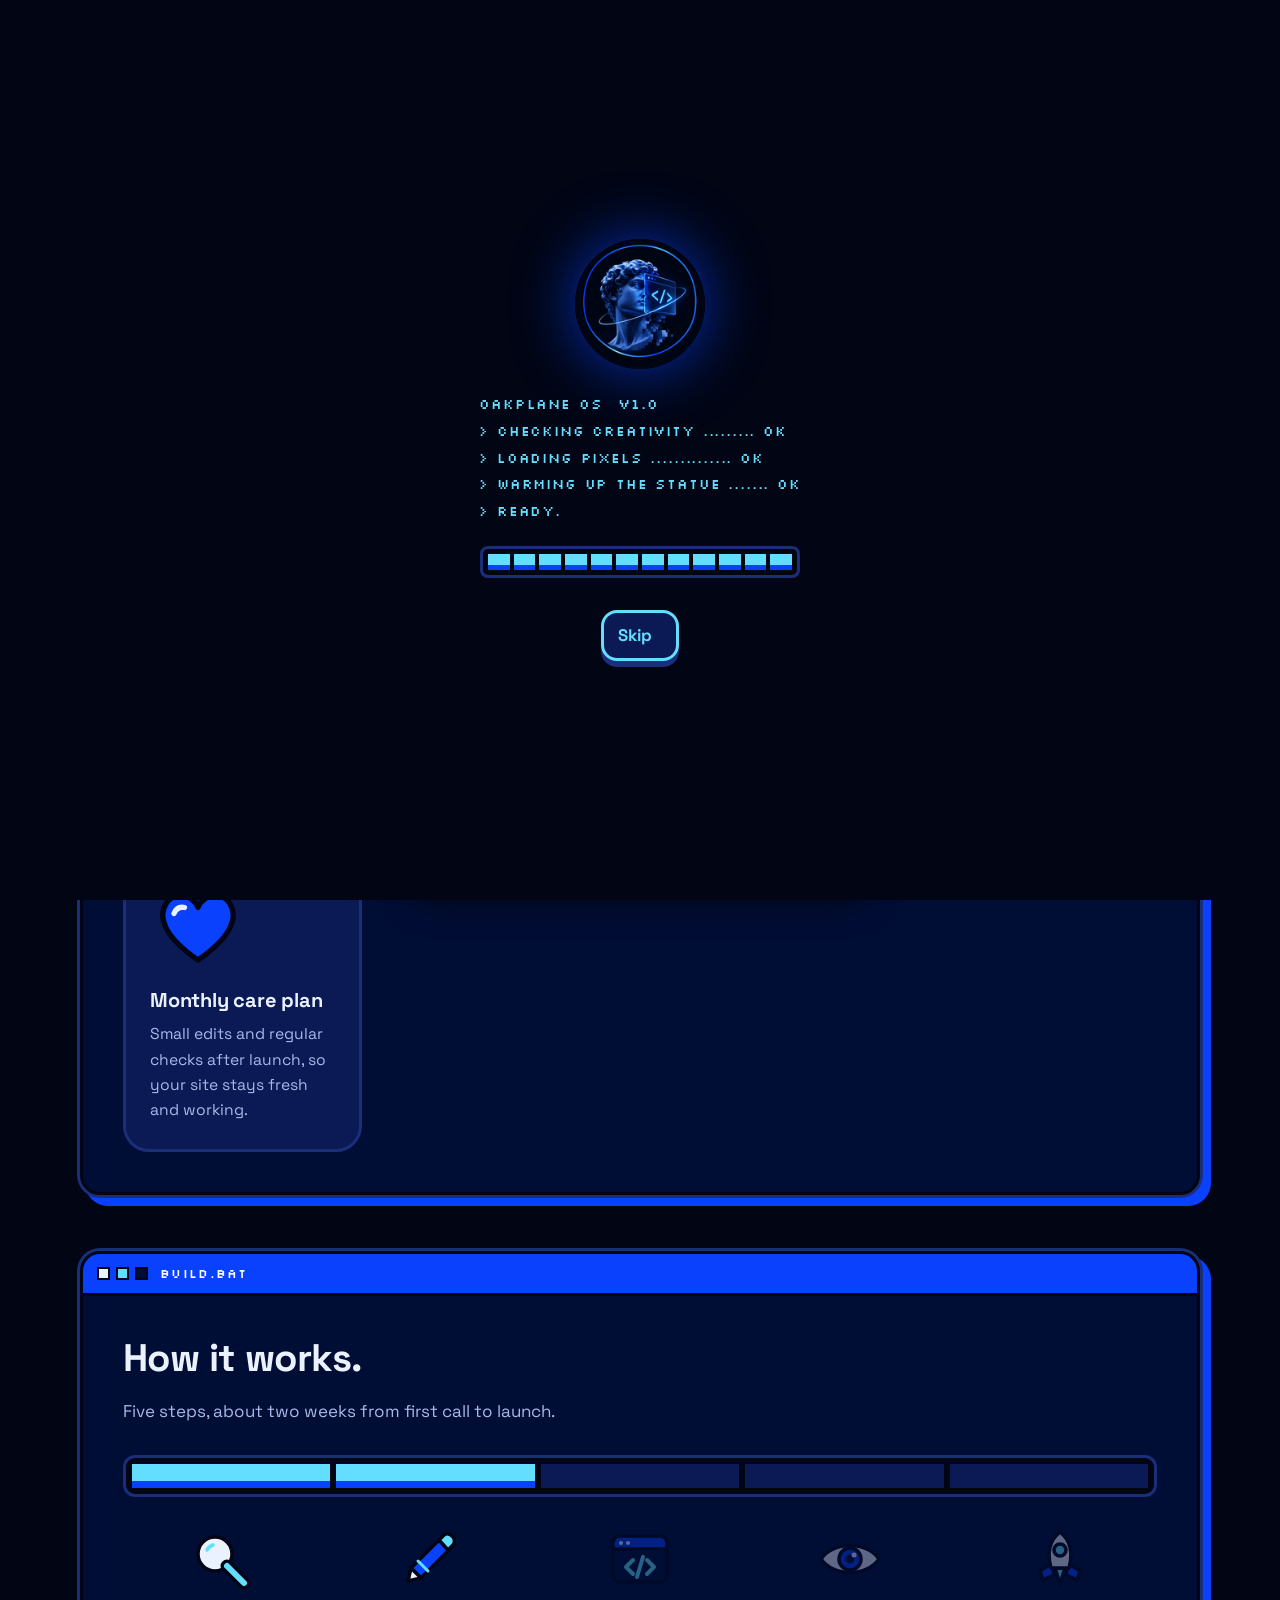
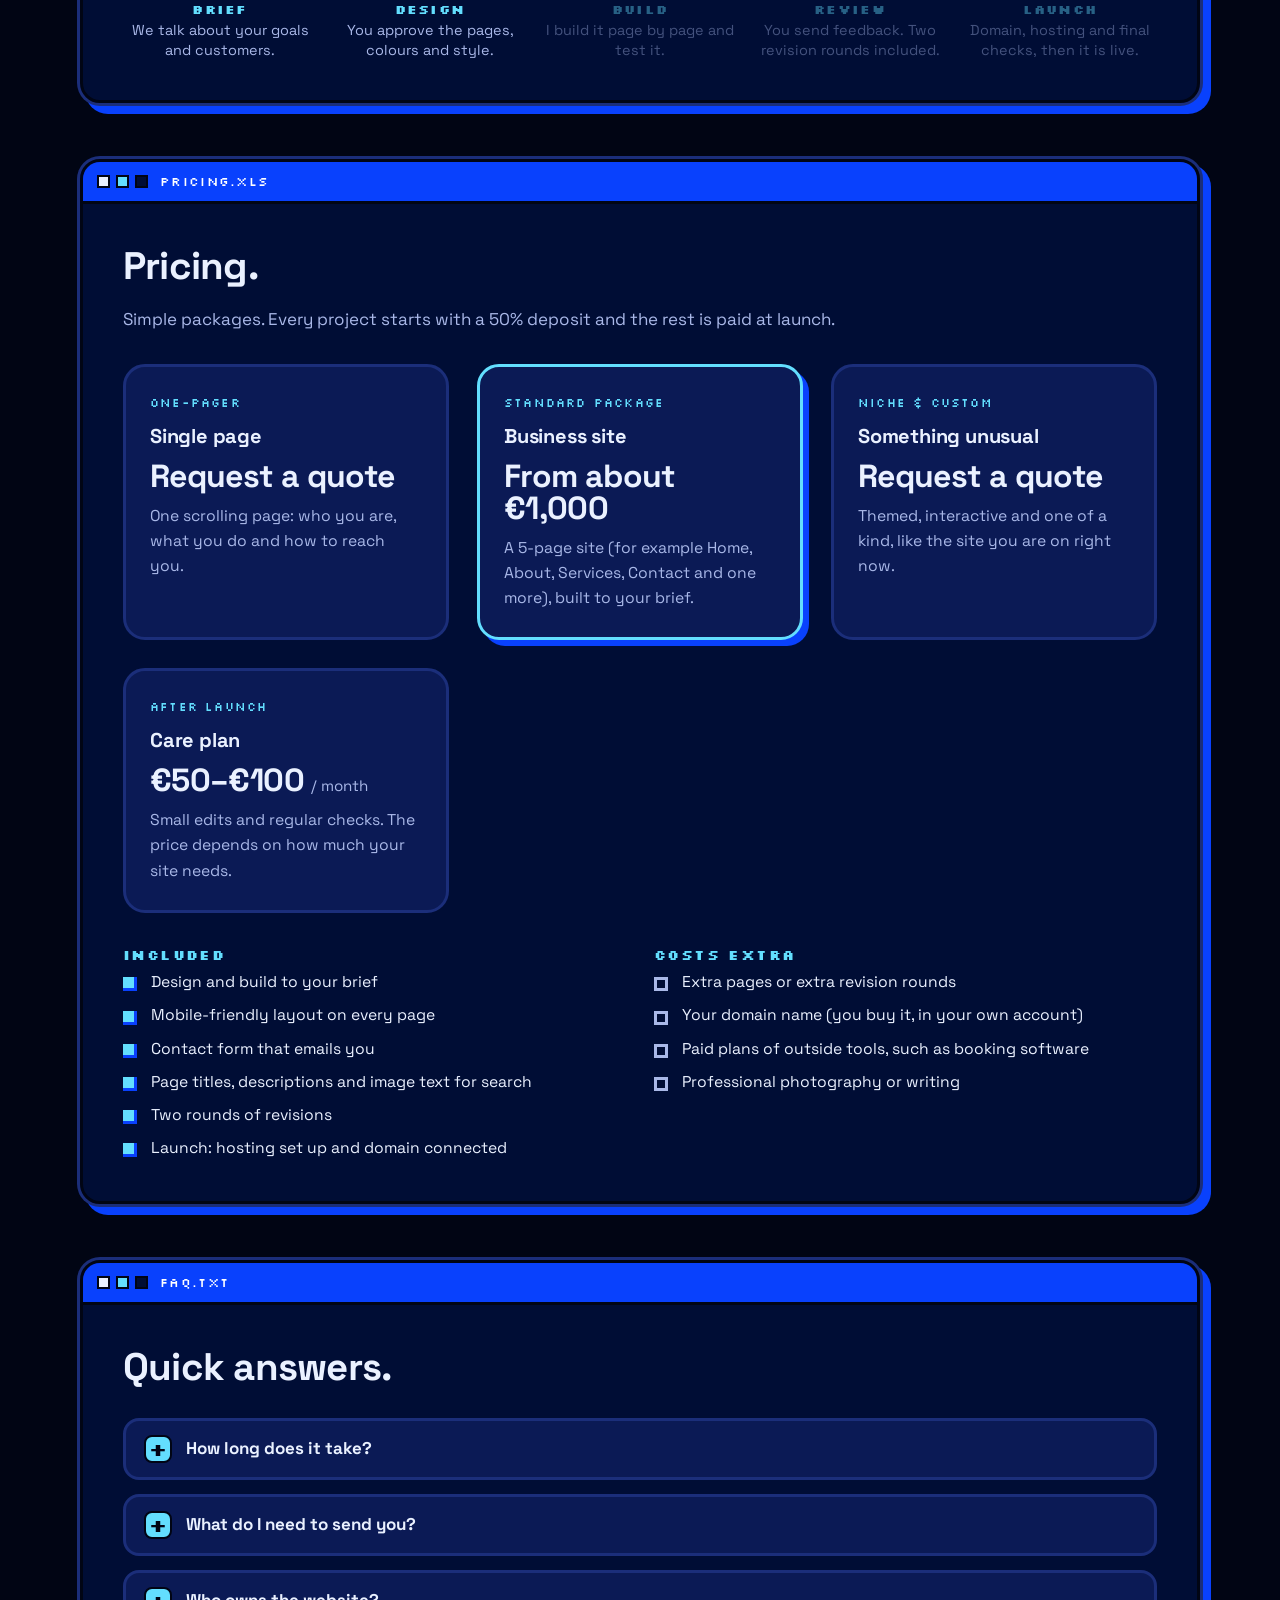
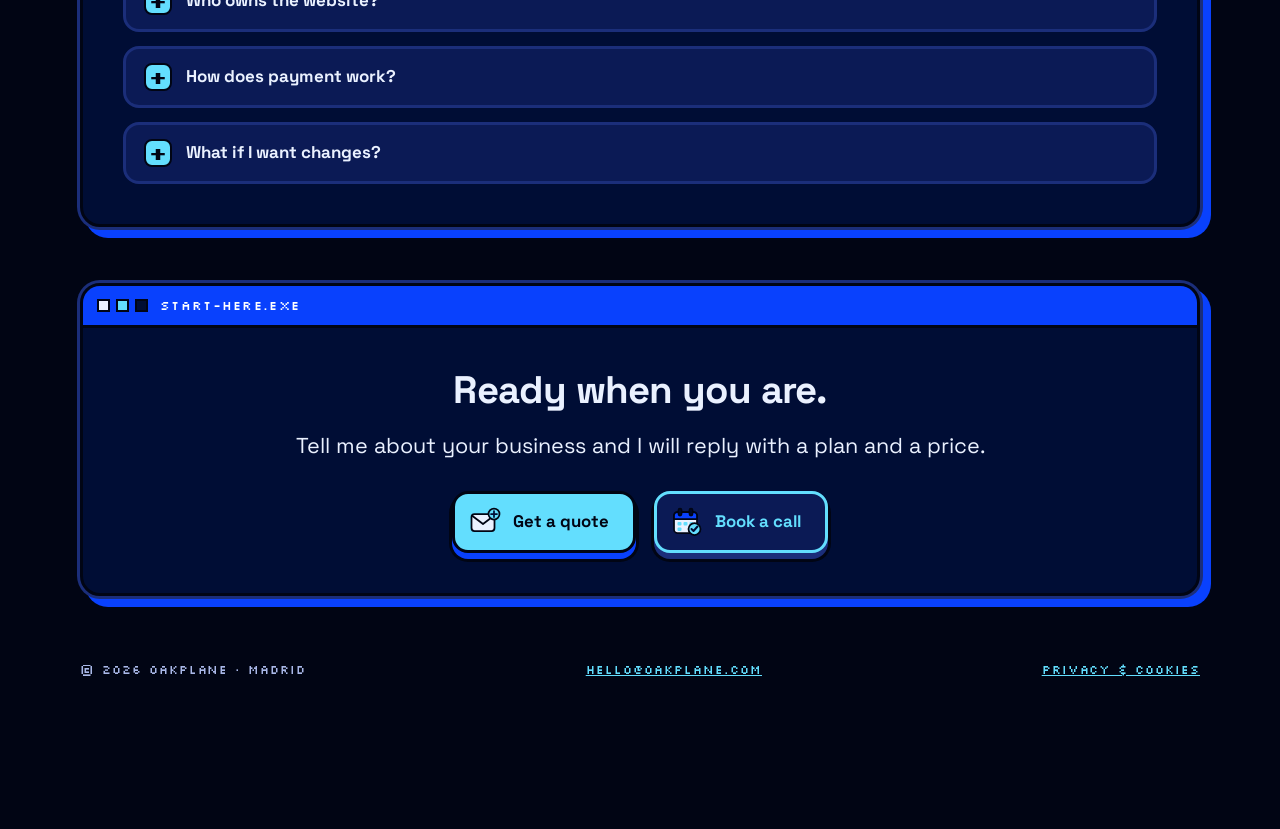
<file: oakplane-site/services.html>
<!doctype html>
<html lang="en">
<head>
<meta charset="utf-8">
<meta name="viewport" content="width=device-width, initial-scale=1">
<title>Services &amp; pricing | Oakplane</title>
<meta name="description" content="New websites, redesigns, contact forms, booking setup and care plans. 5-page sites from about $2,000, live in about 2 weeks.">
<meta name="theme-color" content="#010514">
<meta property="og:title" content="Services &amp; pricing | Oakplane">
<meta property="og:description" content="New websites, redesigns, contact forms, booking setup and care plans. 5-page sites from about $2,000, live in about 2 weeks.">
<meta property="og:image" content="assets/oakplane-logo.png">
<link rel="icon" href="assets/favicon.svg" type="image/svg+xml">
<link rel="preconnect" href="https://fonts.googleapis.com">
<link rel="preconnect" href="https://fonts.gstatic.com" crossorigin>
<link href="https://fonts.googleapis.com/css2?family=Silkscreen:wght@400;700&family=Space+Grotesk:wght@400;500;700&display=swap" rel="stylesheet">
<link rel="stylesheet" href="css/style.css">
<script>
/* marks the page as "JS on" and covers it until the pixel transition starts (no flash of content) */
(function (d) {
  var h = d.documentElement; h.className += ' js';
  try { if (!matchMedia('(prefers-reduced-motion: reduce)').matches) h.className += ' cover-on'; } catch (e) {}
})(document);
</script>
</head>
<body data-page="services">
<a class="skip" href="#main">Skip to content</a>
<header class="menubar">
  <a class="mb-brand" href="index.html" aria-label="Oakplane, home"><img src="assets/oakplane-logo-small.png" alt=""><span>Oakplane OS</span></a>
  <span class="mb-path" aria-hidden="true">C:\OAKPLANE\SERVICES</span>
  <span class="mb-status"><i class="dot" aria-hidden="true"></i>Open for projects</span>
  <button class="mb-btn" type="button" data-sound aria-pressed="false"><svg class="ico" aria-hidden="true" focusable="false"><use href="#i-mute"/></svg><span>Sound off</span></button>
  <time class="mb-clock" data-clock aria-hidden="true">--:--</time>
</header>
<main id="main" class="desk">
<div class="stack">

<section class="win reveal" aria-labelledby="h-svc">
  <div class="win-bar"><span class="win-btns" aria-hidden="true"><i></i><i></i><i></i></span><span class="win-title">services.exe</span></div>
  <div class="win-body">
    <p class="kicker">What I build</p>
    <h1 id="h-svc">Everything your business needs online.</h1>
    <p class="lead">Pick one service or combine them. Each one comes with clear communication and a fixed plan.</p>
    <div class="grid" style="margin-top:34px">
      <div class="card left"><svg class="ico" aria-hidden="true" focusable="false"><use href="#i-home"/></svg><h3>New websites</h3><p>A complete, custom site built from your brief: your pages, your style, ready to launch.</p></div>
      <div class="card left"><svg class="ico" aria-hidden="true" focusable="false"><use href="#i-pencil"/></svg><h3>Redesigns</h3><p>Keep what works, replace what does not. Your current site, rebuilt to look and perform better.</p></div>
      <div class="card left"><svg class="ico" aria-hidden="true" focusable="false"><use href="#i-form"/></svg><h3>Contact forms</h3><p>Messages go directly to your inbox, with spam protection so you only read real enquiries.</p></div>
      <div class="card left"><svg class="ico" aria-hidden="true" focusable="false"><use href="#i-calendar"/></svg><h3>Booking setup</h3><p>Add a booking link so customers can schedule a call or appointment without emailing back and forth.</p></div>
      <div class="card left"><svg class="ico" aria-hidden="true" focusable="false"><use href="#i-heart"/></svg><h3>Monthly care plan</h3><p>Small edits and regular checks after launch, so your site stays fresh and working.</p></div>
    </div>
  </div>
</section>

<section class="win reveal" aria-labelledby="h-proc">
  <div class="win-bar"><span class="win-btns" aria-hidden="true"><i></i><i></i><i></i></span><span class="win-title">build.bat</span></div>
  <div class="win-body" data-process>
    <div class="sec-head"><h2 id="h-proc">How it works.</h2><p>Five steps, about two weeks from first call to launch.</p></div>
    <div class="pbar" aria-hidden="true"><i></i><i></i><i></i><i></i><i></i></div>
    <ol class="steps">
<li><svg class="ico" aria-hidden="true" focusable="false"><use href="#i-search"/></svg><b>Brief</b><small>We talk about your goals and customers.</small></li>
<li><svg class="ico" aria-hidden="true" focusable="false"><use href="#i-pencil"/></svg><b>Design</b><small>You approve the pages, colours and style.</small></li>
<li><svg class="ico" aria-hidden="true" focusable="false"><use href="#i-code"/></svg><b>Build</b><small>I build it page by page and test it.</small></li>
<li><svg class="ico" aria-hidden="true" focusable="false"><use href="#i-eye"/></svg><b>Review</b><small>You send feedback. Two revision rounds included.</small></li>
<li><svg class="ico" aria-hidden="true" focusable="false"><use href="#i-rocket"/></svg><b>Launch</b><small>Domain, hosting and final checks, then it is live.</small></li>
    </ol>
  </div>
</section>

<section class="win reveal" aria-labelledby="h-price">
  <div class="win-bar"><span class="win-btns" aria-hidden="true"><i></i><i></i><i></i></span><span class="win-title">pricing.xls</span></div>
  <div class="win-body">
    <div class="sec-head"><h2 id="h-price">Pricing.</h2><p>Simple packages. Every project starts with a 50% deposit and the rest is paid at launch.</p></div>
    <div class="price-grid">
      <div class="price">
        <span class="tag-pix">One-pager</span>
        <h3>Single page</h3>
        <div class="amt">Request a quote</div>
        <p>One scrolling page: who you are, what you do and how to reach you.</p>
      </div>
      <div class="price feat">
        <span class="tag-pix">Standard package</span>
        <h3>Business site</h3>
        <div class="amt">From about €1,000</div>
        <p>A 5-page site (for example Home, About, Services, Contact and one more), built to your brief.</p>
      </div>
      <div class="price">
        <span class="tag-pix">Niche &amp; custom</span>
        <h3>Something unusual</h3>
        <div class="amt">Request a quote</div>
        <p>Themed, interactive and one of a kind, like the site you are on right now.</p>
      </div>
      <div class="price">
        <span class="tag-pix">After launch</span>
        <h3>Care plan</h3>
        <div class="amt">€50&ndash;€100 <small>/ month</small></div>
        <p>Small edits and regular checks. The price depends on how much your site needs.</p>
      </div>
    </div>
    <div class="notes">
      <div>
        <h3>Included</h3>
        <ul class="ticks">
          <li>Design and build to your brief</li>
          <li>Mobile-friendly layout on every page</li>
          <li>Contact form that emails you</li>
          <li>Page titles, descriptions and image text for search</li>
          <li>Two rounds of revisions</li>
          <li>Launch: hosting set up and domain connected</li>
        </ul>
      </div>
      <div>
        <h3>Costs extra</h3>
        <ul class="ticks extra">
          <li>Extra pages or extra revision rounds</li>
          <li>Your domain name (you buy it, in your own account)</li>
          <li>Paid plans of outside tools, such as booking software</li>
          <li>Professional photography or writing</li>
        </ul>
      </div>
    </div>
  </div>
</section>

<section class="win reveal" aria-labelledby="h-faq">
  <div class="win-bar"><span class="win-btns" aria-hidden="true"><i></i><i></i><i></i></span><span class="win-title">faq.txt</span></div>
  <div class="win-body">
    <div class="sec-head"><h2 id="h-faq">Quick answers.</h2></div>
    <div class="faq">
      <details><summary>How long does it take?</summary><p>About two weeks from the first call to launch, as long as I have your logo, text and photos in time.</p></details>
      <details><summary>What do I need to send you?</summary><p>Your logo, brand colours, the text for each page and real photos if you have them. I can help with stock photos from Unsplash.</p></details>
      <details><summary>Who owns the website?</summary><p>You do. Your domain stays in your own account, and at launch I hand over your domain and hosting access.</p></details>
      <details><summary>How does payment work?</summary><p>50% as a deposit before I start and 50% when the site goes live. Work begins once the deposit is in.</p></details>
      <details><summary>What if I want changes?</summary><p>Two rounds of revisions are included. I ask you to send all feedback in one message so each round is quick.</p></details>
    </div>
  </div>
</section>

<section class="win reveal" aria-labelledby="h-cta">
  <div class="win-bar"><span class="win-btns" aria-hidden="true"><i></i><i></i><i></i></span><span class="win-title">start-here.exe</span></div>
  <div class="win-body center">
    <h2 id="h-cta">Ready when you are.</h2>
    <p class="lead">Tell me about your business and I will reply with a plan and a price.</p>
    <div class="btn-row">
      <a class="btn" href="contact.html#message"><svg class="ico" aria-hidden="true" focusable="false"><use href="#i-mail"/></svg>Get a quote</a>
      <a class="btn btn-ghost" href="contact.html#book" data-calendly><svg class="ico" aria-hidden="true" focusable="false"><use href="#i-calendar"/></svg>Book a call</a>
    </div>
  </div>
</section>

</div>
<footer class="foot">
  <span>&copy; <span data-year>2026</span> Oakplane &middot; Madrid</span>
  <a href="mailto:hello@oakplane.com">hello@oakplane.com</a>
  <button class="linkbtn" type="button" data-privacy>Privacy &amp; cookies</button>
</footer>
</main>
<nav class="dock" aria-label="Main navigation">
  <a class="dock-item" href="index.html"><svg class="ico" aria-hidden="true" focusable="false"><use href="#i-home"/></svg><span class="dock-label">Home</span></a>
  <a class="dock-item" href="services.html" aria-current="page"><svg class="ico" aria-hidden="true" focusable="false"><use href="#i-services"/></svg><span class="dock-label">Services</span></a>
  <a class="dock-item" href="work.html"><svg class="ico" aria-hidden="true" focusable="false"><use href="#i-work"/></svg><span class="dock-label">Work</span></a>
  <a class="dock-item" href="about.html"><svg class="ico" aria-hidden="true" focusable="false"><use href="#i-about"/></svg><span class="dock-label">About</span></a>
  <a class="dock-item" href="contact.html"><svg class="ico" aria-hidden="true" focusable="false"><use href="#i-mail"/></svg><span class="dock-label">Contact</span></a>
</nav>
<script src="js/icons.js"></script>
<script src="js/main.js"></script>
</body>
</html>
</file>
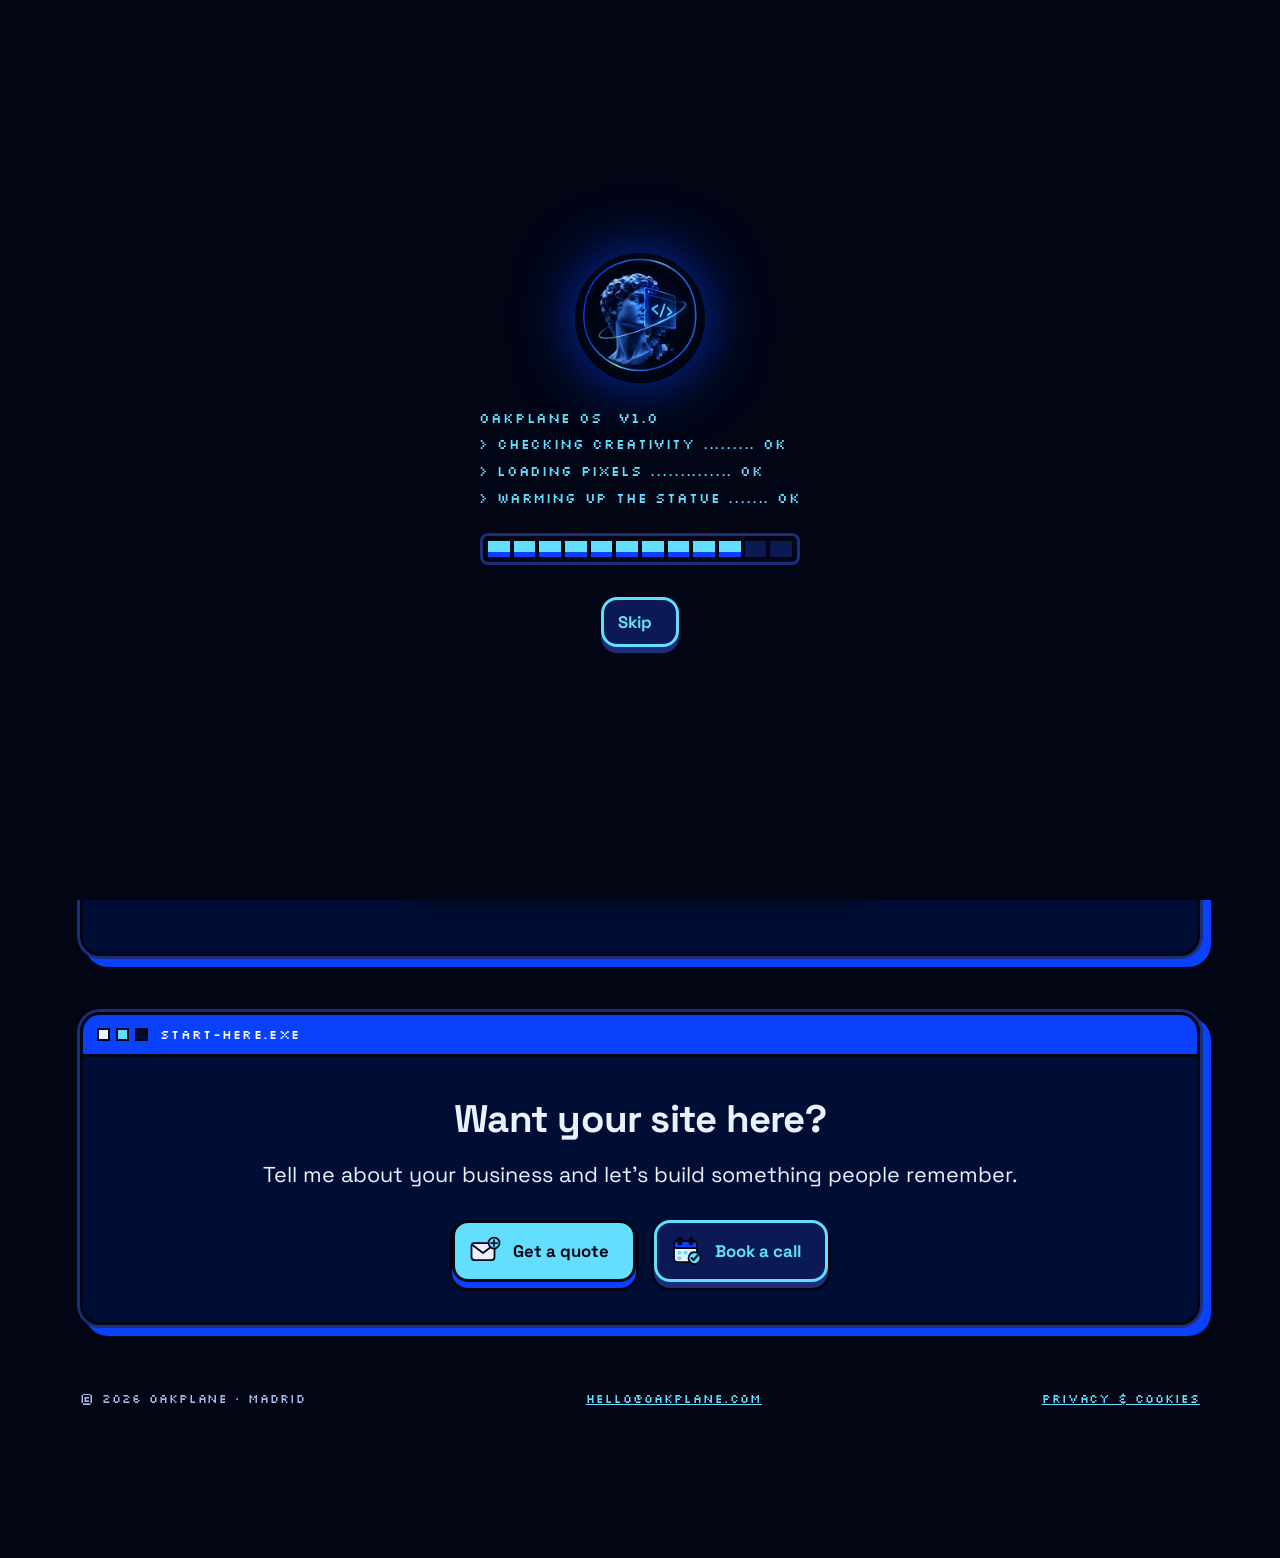
<file: oakplane-site/work.html>
<!doctype html>
<html lang="en">
<head>
<meta charset="utf-8">
<meta name="viewport" content="width=device-width, initial-scale=1">
<title>Work | Oakplane</title>
<meta name="description" content="Concept projects by Oakplane: how I design and build websites for small businesses.">
<meta name="theme-color" content="#010514">
<meta property="og:title" content="Work | Oakplane">
<meta property="og:description" content="Concept projects by Oakplane: how I design and build websites for small businesses.">
<meta property="og:image" content="assets/oakplane-logo.png">
<link rel="icon" href="assets/favicon.svg" type="image/svg+xml">
<link rel="preconnect" href="https://fonts.googleapis.com">
<link rel="preconnect" href="https://fonts.gstatic.com" crossorigin>
<link href="https://fonts.googleapis.com/css2?family=Silkscreen:wght@400;700&family=Space+Grotesk:wght@400;500;700&display=swap" rel="stylesheet">
<link rel="stylesheet" href="css/style.css">
<script>
/* marks the page as "JS on" and covers it until the pixel transition starts (no flash of content) */
(function (d) {
  var h = d.documentElement; h.className += ' js';
  try { if (!matchMedia('(prefers-reduced-motion: reduce)').matches) h.className += ' cover-on'; } catch (e) {}
})(document);
</script>
</head>
<body data-page="work">
<a class="skip" href="#main">Skip to content</a>
<header class="menubar">
  <a class="mb-brand" href="index.html" aria-label="Oakplane, home"><img src="assets/oakplane-logo-small.png" alt=""><span>Oakplane OS</span></a>
  <span class="mb-path" aria-hidden="true">C:\OAKPLANE\WORK</span>
  <span class="mb-status"><i class="dot" aria-hidden="true"></i>Open for projects</span>
  <button class="mb-btn" type="button" data-sound aria-pressed="false"><svg class="ico" aria-hidden="true" focusable="false"><use href="#i-mute"/></svg><span>Sound off</span></button>
  <time class="mb-clock" data-clock aria-hidden="true">--:--</time>
</header>
<main id="main" class="desk">
<div class="stack">

<section class="win reveal" aria-labelledby="h-work">
  <div class="win-bar"><span class="win-btns" aria-hidden="true"><i></i><i></i><i></i></span><span class="win-title">my-files</span></div>
  <div class="win-body">
    <p class="kicker">Portfolio</p>
    <h1 id="h-work">My files.</h1>
    <p class="lead">Real client projects will appear here as they launch.</p>
    <div style="margin-top:40px;display:grid;justify-items:center;gap:16px;text-align:center">
      <svg class="ico" style="width:96px;height:96px" aria-hidden="true" focusable="false"><use href="#i-work"/></svg>
      <h3 style="margin:0">Projects loading...</h3>
      <div class="pbar" aria-hidden="true" style="width:min(360px,100%);margin:0"><i class="on"></i><i class="on"></i><i></i><i></i><i></i></div>
      <p style="margin:0">My first projects are on the way. This page will fill up as I finish them.</p>
    </div>
  </div>
</section>

<!-- TESTIMONIALS: when a client gives permission, copy this block and add their words.
<section class="win reveal"> ... </section> -->
<section class="win reveal" aria-labelledby="h-guest">
  <div class="win-bar"><span class="win-btns" aria-hidden="true"><i></i><i></i><i></i></span><span class="win-title">guestbook.txt</span></div>
  <div class="win-body">
    <h2 id="h-guest">No reviews yet.</h2>
    <p>The first real client reviews will be pinned here. Yours could be the first.</p>
  </div>
</section>

<section class="win reveal" aria-labelledby="h-cta">
  <div class="win-bar"><span class="win-btns" aria-hidden="true"><i></i><i></i><i></i></span><span class="win-title">start-here.exe</span></div>
  <div class="win-body center">
    <h2 id="h-cta">Want your site here?</h2>
    <p class="lead">Tell me about your business and let's build something people remember.</p>
    <div class="btn-row">
      <a class="btn" href="contact.html#message"><svg class="ico" aria-hidden="true" focusable="false"><use href="#i-mail"/></svg>Get a quote</a>
      <a class="btn btn-ghost" href="contact.html#book" data-calendly><svg class="ico" aria-hidden="true" focusable="false"><use href="#i-calendar"/></svg>Book a call</a>
    </div>
  </div>
</section>

</div>
<footer class="foot">
  <span>&copy; <span data-year>2026</span> Oakplane &middot; Madrid</span>
  <a href="mailto:hello@oakplane.com">hello@oakplane.com</a>
  <button class="linkbtn" type="button" data-privacy>Privacy &amp; cookies</button>
</footer>
</main>
<dialog id="project-dialog" class="win-dialog" aria-labelledby="pd-title">
  <div class="win">
    <div class="win-bar"><span class="win-btns" aria-hidden="true"><i></i><i></i><i></i></span><span class="win-title" id="pd-file">project.exe</span>
      <form method="dialog"><button class="x" aria-label="Close">X</button></form></div>
    <div class="win-body">
      <div class="thumb" id="pd-thumb" role="img"></div>
      <div class="pd-head"><h2 id="pd-title"></h2><b class="stamp">Concept project</b></div>
      <p class="pd-type" id="pd-type"></p>
      <p id="pd-text"></p>
      <ul class="tags" id="pd-tags"></ul>
      <div class="btn-row"><a class="btn" href="contact.html#message"><svg class="ico" aria-hidden="true" focusable="false"><use href="#i-mail"/></svg>Want a site like this?</a></div>
    </div>
  </div>
</dialog>
<nav class="dock" aria-label="Main navigation">
  <a class="dock-item" href="index.html"><svg class="ico" aria-hidden="true" focusable="false"><use href="#i-home"/></svg><span class="dock-label">Home</span></a>
  <a class="dock-item" href="services.html"><svg class="ico" aria-hidden="true" focusable="false"><use href="#i-services"/></svg><span class="dock-label">Services</span></a>
  <a class="dock-item" href="work.html" aria-current="page"><svg class="ico" aria-hidden="true" focusable="false"><use href="#i-work"/></svg><span class="dock-label">Work</span></a>
  <a class="dock-item" href="about.html"><svg class="ico" aria-hidden="true" focusable="false"><use href="#i-about"/></svg><span class="dock-label">About</span></a>
  <a class="dock-item" href="contact.html"><svg class="ico" aria-hidden="true" focusable="false"><use href="#i-mail"/></svg><span class="dock-label">Contact</span></a>
</nav>
<script src="js/icons.js"></script>
<script src="js/main.js"></script>
</body>
</html>
</file>
<file: oakplane-site/css/style.css>
/* ==========================================================
   OAKPLANE OS - style.css
   Palette (from the logo): #000D35  #010514  #0941FD  #63DEFE
   Everything else is a tint of those.
   ========================================================== */

:root {
  color-scheme: dark;
  --ink: #010514;
  --navy: #000D35;
  --navy-2: #0B1A55;
  --line: #1B2E7A;
  --blue: #0941FD;
  --blue-dk: #0630B8;
  --cyan: #63DEFE;
  --paper: #EAF1FF;
  --muted: #A9B8E8;
  --pix: 'Silkscreen', 'Courier New', monospace;
  --sans: 'Space Grotesk', system-ui, -apple-system, 'Segoe UI', Roboto, sans-serif;
}

*, *::before, *::after { box-sizing: border-box; }
html { scroll-behavior: smooth; -webkit-text-size-adjust: 100%; }

body {
  margin: 0;
  min-height: 100vh;
  padding-bottom: 150px; /* room for the dock */
  background-color: var(--ink);
  background-image:
    radial-gradient(circle at 15% -10%, rgba(9, 65, 253, .38), transparent 50%),
    radial-gradient(circle at 100% 35%, rgba(99, 222, 254, .10), transparent 40%),
    linear-gradient(rgba(27, 46, 122, .28) 1px, transparent 1px),
    linear-gradient(90deg, rgba(27, 46, 122, .28) 1px, transparent 1px);
  background-size: auto, auto, 32px 32px, 32px 32px;
  background-attachment: fixed;
  color: var(--paper);
  font: 400 17px/1.6 var(--sans);
}

/* faint CRT scanlines */
body::after {
  content: "";
  position: fixed; inset: 0; z-index: 90; pointer-events: none;
  background: repeating-linear-gradient(0deg, rgba(0, 0, 0, .10) 0 1px, transparent 1px 3px);
}

/* fail-safe cover used while the page-transition script boots */
html.cover-on body::before {
  content: ""; position: fixed; inset: 0; z-index: 199; background: var(--ink);
  animation: coverOff 0s linear 1.8s forwards;
}
@keyframes coverOff { to { visibility: hidden; } }

img { max-width: 100%; display: block; }
a { color: var(--cyan); }
p { max-width: 66ch; margin: 0 0 1em; }
ul, ol { margin: 0; }

h1, h2, h3 { font-family: var(--sans); font-weight: 700; margin: 0 0 .5em; letter-spacing: -.02em; }
h1 { font-size: clamp(2.3rem, 6vw, 4.2rem); line-height: 1.04; }
h2 { font-size: clamp(1.6rem, 3.2vw, 2.4rem); line-height: 1.12; }
h3 { font-size: 1.25rem; line-height: 1.2; letter-spacing: -.01em; }
.hl { color: var(--cyan); }
.kicker {
  font-family: var(--pix); font-size: 13px; letter-spacing: .14em; text-transform: uppercase;
  color: var(--cyan); margin: 0 0 16px;
}
.lead { font-size: clamp(1.1rem, 2.2vw, 1.35rem); line-height: 1.5; }
.muted { color: var(--muted); }

:focus-visible { outline: 3px dashed var(--paper); outline-offset: 3px; }

.skip {
  position: absolute; left: 12px; top: -80px; z-index: 300;
  background: var(--cyan); color: var(--ink); padding: 10px 16px; border-radius: 10px; font-weight: 700;
}
.skip:focus { top: 10px; }

.ico { width: 1em; height: 1em; display: block; flex: none; }

/* ---------- menu bar ---------- */
.menubar {
  position: sticky; top: 0; z-index: 40;
  display: flex; align-items: center; gap: 16px;
  height: 48px; padding: 0 16px;
  background: var(--ink); border-bottom: 3px solid var(--blue);
  font-family: var(--pix); font-size: 13px; letter-spacing: .08em; text-transform: uppercase;
}
.mb-brand { display: flex; align-items: center; gap: 10px; color: var(--paper); text-decoration: none; }
.mb-brand img { width: 30px; height: 30px; border-radius: 50%; border: 2px solid var(--blue); }
.mb-path { flex: 1; color: var(--cyan); white-space: nowrap; overflow: hidden; text-overflow: ellipsis; }
.mb-status { display: flex; align-items: center; gap: 8px; color: var(--muted); white-space: nowrap; }
.dot { width: 10px; height: 10px; background: var(--cyan); box-shadow: 0 0 0 3px rgba(99, 222, 254, .25); animation: blink 1.6s steps(2) infinite; }
@keyframes blink { 50% { opacity: .35; } }
.mb-btn {
  display: flex; align-items: center; gap: 8px; cursor: pointer;
  font: inherit; letter-spacing: inherit; text-transform: inherit;
  color: var(--paper); background: var(--navy-2); border: 2px solid var(--line); border-radius: 10px; padding: 4px 10px 4px 8px;
}
.mb-btn .ico { width: 20px; height: 20px; }
.mb-btn[aria-pressed="true"] { border-color: var(--cyan); color: var(--cyan); }
.mb-clock { color: var(--paper); min-width: 3.5em; text-align: right; }

/* ---------- layout ---------- */
.desk { width: min(1120px, 100% - 32px); margin: 0 auto; padding: 40px 0 0; }
.stack { display: grid; gap: 56px; }
.split { display: grid; grid-template-columns: 1fr 1fr; gap: 28px; align-items: start; }
.btn-row { display: flex; flex-wrap: wrap; gap: 20px 18px; margin-top: 28px; }
.center { text-align: center; }
.center p { margin-inline: auto; }
.center .btn-row { justify-content: center; }

/* ---------- windows ---------- */
.win {
  position: relative; overflow: hidden;
  background: var(--navy);
  border: 3px solid var(--ink); border-radius: 20px;
  box-shadow: 0 0 0 3px var(--line), 8px 8px 0 3px var(--blue);
}
.win-bar {
  display: flex; align-items: center; gap: 12px;
  height: 42px; padding: 0 14px;
  background: var(--blue); border-bottom: 3px solid var(--ink);
  font-family: var(--pix); font-size: 13px; letter-spacing: .1em; text-transform: uppercase; color: #fff;
}
.win-btns { display: flex; gap: 6px; }
.win-btns i { width: 13px; height: 13px; background: var(--paper); border: 2px solid var(--ink); }
.win-btns i:nth-child(2) { background: var(--cyan); }
.win-btns i:nth-child(3) { background: var(--navy); }
.win-title { flex: 1; min-width: 0; white-space: nowrap; overflow: hidden; text-overflow: ellipsis; }
.win-body { padding: clamp(22px, 3.5vw, 40px); }
.x {
  width: 28px; height: 28px; cursor: pointer; font: 700 14px/1 var(--pix);
  background: var(--paper); color: var(--ink); border: 2px solid var(--ink); border-radius: 6px;
}
.x:hover { background: var(--cyan); }

/* ---------- buttons (all "press-able") ---------- */
.btn {
  --bg: var(--cyan); --fg: var(--ink); --sh: var(--blue);
  position: relative; display: inline-flex; align-items: center; gap: 12px;
  padding: 12px 24px 12px 14px;
  background: var(--bg); color: var(--fg);
  border: 3px solid var(--ink); border-radius: 16px;
  box-shadow: 0 6px 0 0 var(--sh), 0 6px 0 3px var(--ink);
  font: 700 1.05rem/1.2 var(--sans); text-decoration: none; cursor: pointer;
  transition: transform .08s, box-shadow .08s;
}
.btn .ico { width: 32px; height: 32px; }
.btn:hover { transform: translateY(-2px); box-shadow: 0 8px 0 0 var(--sh), 0 8px 0 3px var(--ink); }
.btn:active, .btn.is-down { transform: translateY(5px); box-shadow: 0 1px 0 0 var(--sh), 0 1px 0 3px var(--ink); }
.btn-blue { --bg: var(--blue); --fg: #fff; --sh: var(--blue-dk); }
.btn-ghost { --bg: var(--navy-2); --fg: var(--cyan); --sh: var(--line); border-color: var(--cyan); }
.btn[disabled] { opacity: .6; cursor: progress; }

/* ---------- hero ---------- */
.hero { display: grid; grid-template-columns: 1.25fr .75fr; gap: 36px; align-items: center; }
.chips { list-style: none; padding: 0; margin: 34px 0 0; display: flex; flex-wrap: wrap; gap: 12px; }
.chips li {
  display: flex; align-items: center; gap: 8px; padding: 6px 14px 6px 8px;
  background: var(--navy-2); border: 2px solid var(--line); border-radius: 999px;
  font-family: var(--pix); font-size: 12px; letter-spacing: .08em; text-transform: uppercase;
}
.chips .ico { width: 26px; height: 26px; }
.hero-art { position: relative; justify-self: center; width: min(100%, 340px); }
.logo-btn { display: block; width: 100%; padding: 0; border: 0; background: none; border-radius: 50%; cursor: pointer; animation: bob 5s ease-in-out infinite; }
.logo-btn img { width: 100%; aspect-ratio: 1; border-radius: 50%; box-shadow: 0 0 70px rgba(9, 65, 253, .65); }
@keyframes bob { 50% { transform: translateY(-10px); } }
.pxd { position: absolute; width: 14px; height: 14px; background: var(--cyan); animation: drift 4s steps(6) infinite; }
.pxd:nth-of-type(2) { left: 4%; top: 18%; background: var(--blue); width: 20px; height: 20px; animation-delay: -1s; }
.pxd:nth-of-type(3) { right: 2%; top: 30%; animation-delay: -2s; }
.pxd:nth-of-type(4) { right: 12%; bottom: 8%; background: var(--blue); animation-delay: -.5s; }
.pxd:nth-of-type(5) { left: 12%; bottom: 14%; width: 10px; height: 10px; animation-delay: -3s; }
.pxd:nth-of-type(6) { left: 46%; top: -3%; width: 10px; height: 10px; animation-delay: -1.5s; }
@keyframes drift { 50% { transform: translate(8px, -14px); opacity: .5; } }

/* ---------- icon tiles & cards ---------- */
.grid { display: grid; gap: 32px 26px; grid-template-columns: repeat(auto-fit, minmax(210px, 1fr)); }
.dicon {
  display: grid; justify-items: center; gap: 12px; padding: 24px 12px 18px;
  color: var(--paper); text-decoration: none;
  background: var(--navy-2); border: 3px solid var(--ink); border-radius: 22px;
  box-shadow: 0 0 0 3px var(--line), 0 8px 0 3px var(--blue);
  transition: transform .1s, box-shadow .1s;
}
.dicon .ico { width: 88px; height: 88px; }
.dicon span { font-family: var(--pix); font-size: 14px; letter-spacing: .1em; text-transform: uppercase; }
.dicon:hover { transform: translateY(-5px); box-shadow: 0 0 0 3px var(--cyan), 0 13px 0 3px var(--blue); }
.dicon:active { transform: translateY(6px); box-shadow: 0 0 0 3px var(--line), 0 2px 0 3px var(--blue); }

.card {
  display: grid; align-content: start; gap: 10px; padding: 28px 24px 26px; text-align: center;
  background: var(--navy-2); border: 3px solid var(--line); border-radius: 26px;
}
.card .ico { width: 96px; height: 96px; margin: 0 auto 6px; }
.card h3 { margin: 0; }
.card p { margin: 0 auto; color: var(--muted); font-size: .98rem; }
.card.left { text-align: left; }
.card.left .ico { margin: 0 0 6px; }
.card.left p { margin: 0; }

.sec-head { margin-bottom: 30px; }
.sec-head p { margin: 0; color: var(--muted); }

/* ---------- services: process bar ---------- */
.pbar {
  display: grid; grid-template-columns: repeat(5, 1fr); gap: 6px; padding: 6px; margin-bottom: 30px;
  background: var(--ink); border: 3px solid var(--line); border-radius: 12px;
}
.pbar i { height: 24px; background: var(--navy-2); }
.pbar i.on { background: var(--cyan); box-shadow: inset 0 -7px 0 var(--blue); }
html:not(.js) .pbar i { background: var(--cyan); box-shadow: inset 0 -7px 0 var(--blue); }
.steps { list-style: none; padding: 0; display: grid; grid-template-columns: repeat(5, 1fr); gap: 16px; counter-reset: s; }
.steps li { text-align: center; opacity: .4; transition: opacity .3s; }
.steps li.on, html:not(.js) .steps li { opacity: 1; }
.steps .ico { width: 64px; height: 64px; margin: 0 auto 8px; }
.steps b { display: block; font-family: var(--pix); font-size: 13px; letter-spacing: .1em; text-transform: uppercase; color: var(--cyan); }
.steps small { display: block; color: var(--muted); font-size: .9rem; line-height: 1.4; }

/* ---------- pricing ---------- */
.price-grid { display: grid; gap: 28px; grid-template-columns: repeat(auto-fit, minmax(250px, 1fr)); align-items: stretch; }
.price { display: grid; align-content: start; gap: 12px; padding: 26px 24px; background: var(--navy-2); border: 3px solid var(--line); border-radius: 22px; }
.price.feat { border-color: var(--cyan); box-shadow: 6px 6px 0 var(--blue); }
.price .tag-pix { font-family: var(--pix); font-size: 12px; letter-spacing: .1em; text-transform: uppercase; color: var(--cyan); }
.price h3 { margin: 0; }
.price .amt { font: 700 2rem/1 var(--sans); letter-spacing: -.02em; }
.price .amt small { font: 400 .95rem var(--sans); color: var(--muted); letter-spacing: 0; }
.price p { margin: 0; color: var(--muted); font-size: .98rem; }
.ticks { list-style: none; padding: 0; display: grid; gap: 8px; font-size: .98rem; }
.ticks li { position: relative; padding-left: 28px; }
.ticks li::before { content: ""; position: absolute; left: 0; top: .45em; width: 14px; height: 14px; background: var(--cyan); box-shadow: inset -3px -3px 0 var(--blue); }
.ticks.extra li::before { background: transparent; border: 3px solid var(--muted); box-shadow: none; }
.notes { display: grid; grid-template-columns: 1fr 1fr; gap: 28px; margin-top: 34px; }
.notes h3 { font-family: var(--pix); font-size: 14px; letter-spacing: .1em; text-transform: uppercase; color: var(--cyan); }

/* ---------- FAQ ---------- */
.faq { display: grid; gap: 14px; }
.faq details { background: var(--navy-2); border: 3px solid var(--line); border-radius: 16px; }
.faq summary { display: flex; align-items: center; gap: 14px; padding: 14px 18px; cursor: pointer; font-weight: 700; list-style: none; }
.faq summary::-webkit-details-marker { display: none; }
.faq summary::before { content: "+"; width: 28px; height: 28px; flex: none; display: grid; place-items: center; background: var(--cyan); color: var(--ink); border: 2px solid var(--ink); border-radius: 8px; font: 700 18px/1 var(--pix); }
.faq details[open] summary::before { content: "-"; background: var(--blue); color: #fff; }
.faq details[open] { border-color: var(--cyan); }
.faq details p { margin: 0; padding: 0 18px 18px 60px; color: var(--muted); }

/* ---------- work: folders & dialog ---------- */
.folders { display: grid; gap: 40px 28px; grid-template-columns: repeat(auto-fit, minmax(250px, 1fr)); padding-top: 14px; }
.folder {
  position: relative; display: grid; gap: 10px; text-align: left; cursor: pointer; padding: 14px 14px 18px;
  font: inherit; color: var(--paper); text-decoration: none;
  background: var(--navy-2); border: 3px solid var(--ink); border-radius: 6px 20px 20px 20px;
  box-shadow: 0 0 0 3px var(--line), 0 8px 0 3px var(--blue);
  transition: transform .1s, box-shadow .1s;
}
.folder::before { content: ""; position: absolute; left: -3px; top: -26px; width: 96px; height: 26px; background: var(--navy-2); border: 3px solid var(--ink); border-bottom: 0; border-radius: 10px 10px 0 0; box-shadow: -3px -3px 0 var(--line), 3px -3px 0 var(--line); }
.folder:hover { transform: translateY(-5px); box-shadow: 0 0 0 3px var(--cyan), 0 13px 0 3px var(--blue); }
.folder:active { transform: translateY(6px); box-shadow: 0 0 0 3px var(--line), 0 2px 0 3px var(--blue); }
.folder-name { font: 700 1.25rem/1.2 var(--sans); }
.folder-meta { color: var(--muted); font-size: .95rem; display: flex; flex-wrap: wrap; align-items: center; gap: 8px; }
.thumb { display: block; border: 3px solid var(--ink); border-radius: 10px; overflow: hidden; background: var(--ink); aspect-ratio: 8 / 5; }
.thumb svg { display: block; width: 100%; height: 100%; }
.stamp { display: inline-block; padding: 1px 8px; font: 700 11px/1.6 var(--pix); letter-spacing: .1em; text-transform: uppercase; color: var(--ink); background: var(--cyan); border: 2px solid var(--ink); border-radius: 4px; transform: rotate(-3deg); }

dialog.win-dialog { width: min(720px, calc(100% - 28px)); max-height: calc(100dvh - 28px); padding: 0; border: 0; background: transparent; color: inherit; overflow: visible; margin: auto; }
dialog.win-dialog::backdrop { background: rgba(1, 5, 20, .82); }
dialog.win-dialog .win { max-height: calc(100dvh - 40px); overflow: auto; }
dialog[open] .win { animation: pop .22s steps(5); }
@keyframes pop { from { transform: scale(.88); opacity: 0; } }
.pd-head { display: flex; flex-wrap: wrap; align-items: center; gap: 14px; margin-top: 22px; }
.pd-head h2 { margin: 0; }
.pd-type { color: var(--cyan); font-family: var(--pix); font-size: 13px; letter-spacing: .1em; text-transform: uppercase; margin: 6px 0 14px; }
.tags { list-style: none; padding: 0; display: flex; flex-wrap: wrap; gap: 8px; margin: 6px 0 0; }
.tags li { padding: 2px 12px; background: var(--navy-2); border: 2px solid var(--line); border-radius: 999px; font-size: .9rem; }

/* ---------- about ---------- */
.profile { display: grid; grid-template-columns: 280px 1fr; gap: 36px; align-items: start; }
.photo { position: relative; aspect-ratio: 1; border: 3px solid var(--ink); border-radius: 22px; overflow: hidden; background: var(--navy-2); box-shadow: 0 0 0 3px var(--line), 6px 6px 0 3px var(--blue); display: grid; place-items: center; }
.photo img { width: 100%; height: 100%; object-fit: cover; }
.photo .ico { width: 55%; height: 55%; }
.stats { display: grid; gap: 0; margin: 22px 0 0; border: 3px solid var(--line); border-radius: 14px; overflow: hidden; }
.stats div { display: grid; grid-template-columns: 110px 1fr; gap: 12px; padding: 9px 14px; background: var(--navy-2); }
.stats div + div { border-top: 2px solid var(--line); }
.stats dt { font-family: var(--pix); font-size: 12px; letter-spacing: .1em; text-transform: uppercase; color: var(--cyan); padding-top: 3px; }
.stats dd { margin: 0; }
.ideas { list-style: none; padding: 0; display: grid; gap: 12px; margin-top: 20px; }
.ideas li { display: flex; gap: 14px; align-items: center; padding: 12px 16px; background: var(--navy-2); border: 3px solid var(--line); border-radius: 14px; }
.ideas b { color: var(--cyan); }

/* ---------- contact / form ---------- */
.contact-grid { display: grid; grid-template-columns: 1.45fr 1fr; gap: 48px; align-items: start; }
.contact-side { display: grid; gap: 48px; }
.field { display: grid; gap: 8px; margin-bottom: 22px; }
.field label, .field legend { font-family: var(--pix); font-size: 13px; letter-spacing: .1em; text-transform: uppercase; color: var(--cyan); padding: 0; }
.field input[type=text], .field input[type=email], .field textarea {
  width: 100%; padding: 14px 16px; font: inherit; color: var(--paper);
  background: var(--ink); border: 3px solid var(--line); border-radius: 12px;
}
.field textarea { min-height: 150px; resize: vertical; }
.field input::placeholder, .field textarea::placeholder { color: #7183C2; }
.field input:focus, .field textarea:focus { outline: none; border-color: var(--cyan); box-shadow: 0 0 0 3px var(--blue); }
fieldset.field { border: 0; margin: 0 0 22px; min-width: 0; }
.picks { display: grid; grid-template-columns: repeat(auto-fit, minmax(92px, 1fr)); gap: 14px; }
.field label.pick { font: inherit; letter-spacing: normal; text-transform: none; color: inherit; }
.pick { position: relative; display: block; cursor: pointer; }
.pick input { position: absolute; opacity: 0; inset: 0; width: 100%; height: 100%; margin: 0; cursor: pointer; }
.pick-tile {
  display: grid; justify-items: center; gap: 4px; padding: 10px 6px 8px; text-align: center;
  background: var(--navy-2); border: 3px solid var(--ink); border-radius: 16px;
  box-shadow: 0 0 0 2px var(--line), 0 5px 0 2px var(--blue);
  transition: transform .08s, box-shadow .08s;
  font-size: .85rem; font-weight: 700; line-height: 1.2;
}
.pick-tile .ico { width: 44px; height: 44px; }
.pick:hover .pick-tile { transform: translateY(-2px); }
.pick input:checked + .pick-tile { background: var(--blue); color: #fff; transform: translateY(4px); box-shadow: 0 0 0 2px var(--cyan), 0 1px 0 2px var(--blue); }
.pick input:focus-visible + .pick-tile { outline: 3px dashed var(--paper); outline-offset: 3px; }
.hp { position: absolute; left: -9999px; width: 1px; height: 1px; overflow: hidden; }
.form-status { min-height: 1.6em; margin: 18px 0 0; font-weight: 700; }
.form-status.err { color: #FFB3C1; }
.fine { font-size: .88rem; color: var(--muted); margin-top: 18px; }
.fine button { color: var(--cyan); }
.linkbtn { background: none; border: 0; padding: 0; font: inherit; color: var(--cyan); text-decoration: underline; cursor: pointer; }
.sent { text-align: center; padding: 20px 0; }
.sent .ico { width: 110px; height: 110px; margin: 0 auto 10px; }
.sent p { margin-inline: auto; }
.details { list-style: none; padding: 0; display: grid; gap: 16px; }
.details li { display: flex; gap: 14px; align-items: center; }
.details .ico { width: 44px; height: 44px; }
.details small { display: block; font-family: var(--pix); font-size: 11px; letter-spacing: .1em; text-transform: uppercase; color: var(--cyan); }
.details a { color: var(--paper); font-weight: 700; word-break: break-word; }
.fly { position: fixed; z-index: 250; width: 48px; height: 48px; pointer-events: none; }

/* ---------- footer ---------- */
.foot { margin-top: 64px; display: flex; flex-wrap: wrap; gap: 12px 28px; justify-content: space-between; font-family: var(--pix); font-size: 12px; letter-spacing: .08em; text-transform: uppercase; color: var(--muted); }
.foot a, .foot .linkbtn { color: var(--cyan); font-family: var(--pix); font-size: 12px; letter-spacing: .08em; text-transform: uppercase; }

/* ---------- dock (the navigation) ---------- */
.dock {
  position: fixed; left: 50%; bottom: calc(14px + env(safe-area-inset-bottom)); transform: translateX(-50%); z-index: 50;
  display: flex; gap: 8px; padding: 10px 12px;
  background: rgba(0, 13, 53, .93); backdrop-filter: blur(8px);
  border: 3px solid var(--blue); border-radius: 28px;
  box-shadow: 0 0 0 3px var(--ink), 0 14px 34px rgba(0, 0, 0, .65);
}
.dock-item {
  display: grid; justify-items: center; gap: 4px; width: 80px; padding: 8px 4px 6px;
  color: var(--paper); text-decoration: none;
  border: 3px solid transparent; border-radius: 20px;
  transition: transform .12s, background .12s;
}
.dock-item .ico { width: 46px; height: 46px; }
.dock-label { font-family: var(--pix); font-size: 11px; letter-spacing: .06em; text-transform: uppercase; }
@media (hover: hover) { .dock-item:hover { transform: translateY(-10px) scale(1.1); } }
.dock-item:active { transform: translateY(4px); }
.dock-item[aria-current="page"] { background: var(--blue); border-color: var(--ink); box-shadow: inset 0 5px 0 rgba(1, 5, 20, .55); transform: translateY(3px); }
.dock-item[aria-current="page"]:hover { transform: translateY(3px); }

/* ---------- notice ---------- */
.notice { position: fixed; right: 20px; bottom: 134px; z-index: 45; width: min(340px, calc(100% - 28px)); }
.notice .win-body { padding: 16px 18px 18px; font-size: .92rem; }
.notice p { margin: 0 0 14px; }
.notice .btn { padding: 8px 16px 8px 12px; font-size: .95rem; }
.notice .btn-row { margin: 0; gap: 14px; }
.notice .btn .ico { width: 24px; height: 24px; }

/* ---------- boot screen ---------- */
.boot { position: fixed; inset: 0; z-index: 300; display: grid; place-content: center; justify-items: center; gap: 22px; padding: 24px; background: var(--ink); text-align: center; }
.boot.done { animation: bootOut .45s steps(5) forwards; }
@keyframes bootOut { to { opacity: 0; } }
.boot-logo { width: 130px; height: 130px; border-radius: 50%; box-shadow: 0 0 60px rgba(9, 65, 253, .7); }
.boot-log { margin: 0; min-height: 7.6em; font: 400 14px/1.9 var(--pix); letter-spacing: .06em; color: var(--cyan); text-align: left; white-space: pre; }
.boot-bar { display: grid; grid-template-columns: repeat(12, 1fr); gap: 4px; width: min(320px, 80vw); padding: 5px; border: 3px solid var(--line); border-radius: 8px; }
.boot-bar i { height: 16px; background: var(--navy-2); }
.boot-bar i.on { background: var(--cyan); box-shadow: inset 0 -5px 0 var(--blue); }
.boot-skip { margin-top: 10px; }

/* ---------- pixel page transition ---------- */
.px { position: fixed; inset: 0; z-index: 250; display: grid; pointer-events: none; }
.px i { display: block; opacity: 0; }
.px.in { pointer-events: all; }
.px.in i { animation: pxIn .16s steps(3) forwards; animation-delay: var(--d); }
.px.out i { opacity: 1; animation: pxOut .2s steps(3) forwards; animation-delay: var(--d); }
@keyframes pxIn { to { opacity: 1; } }
@keyframes pxOut { to { opacity: 0; } }

/* ---------- reveal on scroll ---------- */
.js .reveal { opacity: 0; transform: translateY(22px) scale(.985); }
.js .reveal.is-in { opacity: 1; transform: none; transition: opacity .4s, transform .45s cubic-bezier(.2, 1.3, .4, 1); }

/* ---------- responsive ---------- */
@media (max-width: 900px) {
  .hero, .profile, .contact-grid, .split, .notes { grid-template-columns: 1fr; }
  .hero-art { order: -1; width: min(60%, 230px); }
  .profile .photo { max-width: 260px; }
  .contact-grid, .contact-side { gap: 44px; }
}
@media (max-width: 760px) {
  .steps { grid-template-columns: 1fr; gap: 14px; }
  .steps li { display: grid; grid-template-columns: 64px 1fr; text-align: left; gap: 4px 16px; align-items: center; }
  .steps .ico { margin: 0; grid-row: span 2; }
}
@media (max-width: 640px) {
  body { font-size: 16px; padding-bottom: 136px; }
  .mb-path, .mb-status { display: none; }
  .mb-brand { flex: 1; }
  .desk { width: calc(100% - 28px); padding-top: 28px; }
  .stack { gap: 48px; }
  .win { box-shadow: 0 0 0 3px var(--line), 6px 6px 0 3px var(--blue); }
  .dock { gap: 2px; padding: 8px 8px; bottom: calc(10px + env(safe-area-inset-bottom)); }
  .dock-item { width: 62px; padding: 6px 2px 4px; border-radius: 16px; }
  .dock-item .ico { width: 36px; height: 36px; }
  .dock-label { font-size: 10px; letter-spacing: .03em; }
  .notice { right: 14px; bottom: 120px; }
  .stats div { grid-template-columns: 1fr; gap: 0; }
}

/* ---------- reduced motion: no animation, everything just appears ---------- */
@media (prefers-reduced-motion: reduce) {
  html { scroll-behavior: auto; }
  *, *::before, *::after { animation: none !important; transition: none !important; }
  .js .reveal { opacity: 1; transform: none; }
  html.cover-on body::before { display: none; }
}

/* menu bar on small screens */
.mb-brand span { white-space: nowrap; }
@media (max-width: 640px) { .mb-btn span { display: none; } .mb-btn { padding: 4px 8px; } }
</file>
